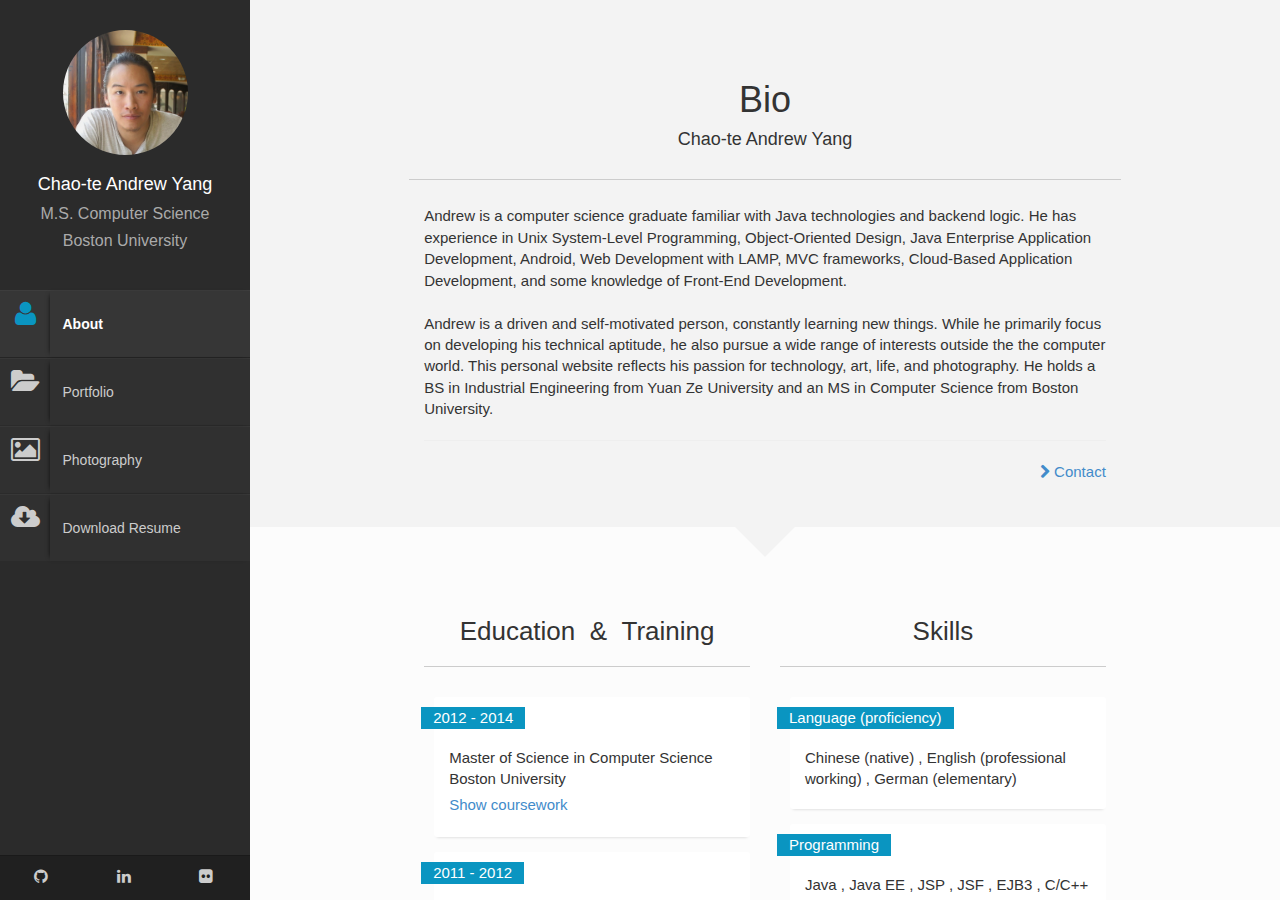
<file: index.html>
<!DOCTYPE html>
<html xmlns="http://www.w3.org/1999/xhtml" xmlns:fb="http://ogp.me/ns/fb#" lang="en">
    <head>
        <title>Andrew Yang | Personal Website</title>
        <meta http-equiv="Content-Type" content="text/html; charset=UTF-8">
        <meta name="author" content="Chao-te Andrew Yang">
        <meta name="viewport" content="width=device-width, initial-scale=1, maximum-scale=1">
        
        <meta name="description" content="Software developer personal website, software portfolio, resume, photography" />
        <meta name="keywords" content="developer, boston university, computer science, coding, programming, software engineer, project" />
        <meta property="og:image" content="" />

        <link rel="shortcut icon" href="img/favicon.ico">

        <!--CSS styles-->
        <link rel="stylesheet" href="css/bootstrap.css">
        <link rel="stylesheet" href="css/font-awesome.min.css">  
        <link rel="stylesheet" href="css/perfect-scrollbar-0.4.5.min.css">
        <link rel="stylesheet" href="css/magnific-popup.css">
        <link rel="stylesheet" href="css/style.css">
        <link id="theme-style" rel="stylesheet" href="css/styles/default.css">

        
        <!--/CSS styles-->
        <!--Javascript files-->
        <script type="text/javascript" src="js/jquery-1.10.2.js"></script>
        <script type="text/javascript" src="js/TweenMax.min.js"></script>
        <script type="text/javascript" src="js/jquery.touchSwipe.min.js"></script>
        <script type="text/javascript" src="js/jquery.carouFredSel-6.2.1-packed.js"></script>
        
        <script type="text/javascript" src="js/modernizr.custom.63321.js"></script>
        <script type="text/javascript" src="js/jquery.dropdownit.js"></script>

        <script type="text/javascript" src="js/jquery.stellar.min.js"></script>
        <script type="text/javascript" src="js/ScrollToPlugin.min.js"></script>

        <script type="text/javascript" src="js/bootstrap.min.js"></script>

        <script type="text/javascript" src="js/jquery.mixitup.min.js"></script>

        <script type="text/javascript" src="js/masonry.min.js"></script>

        <script type="text/javascript" src="js/perfect-scrollbar-0.4.5.with-mousewheel.min.js"></script>

        <script type="text/javascript" src="js/magnific-popup.js"></script>
        <script type="text/javascript" src="js/custom.js"></script>

        <!--/Javascript files-->

    </head>
    <body>

        <div id="wrapper">
            <a href="#sidebar" class="mobilemenu"><i class="icon-reorder"></i></a>

            <div id="sidebar">
                <div id="main-nav">
                    <div id="nav-container">
                        <div id="profile" class="clearfix">
                            <div class="portrate"></div>
                            <div class="title">
                                <h2 style="font-size:large">Chao-te Andrew Yang</h2>
                                <h3 style="font-size:medium">M.S. Computer Science</h3>
                                <h3 style="font-size:medium">Boston University</h3>
                            </div>
                            
                        </div>
                        <ul id="navigation">
                            <li class="currentmenu">
                              <a href="#">
                                <div class="icon icon-user"></div>
                                <div class="text">About</div>
                              </a>
                            </li>  
                            
                            <li>
                              <a href="portfolio.html">
                                <div class="icon icon-folder-open"></div>
                                <div class="text">Portfolio</div>
                              </a>
                            </li> 
                            <li>
                              <a href="gallery.html">
                                <div class="icon icon-picture"></div>
                                <div class="text">Photography</div>
                              </a>
                            </li>
                            <li>
                              <a href="resume.pdf">
                                  <div class="icon icon-cloud-download"></div>
                                  <div class="text">Download Resume</div>
                              </a>
                            </li>
                        </ul>
                    </div>        
                </div>
                <div class="social-icons">
                    <ul>
                        <li><a target="_blank" href="https://github.com/chaote"><i class="icon-github"></i></a></li>
                        <li><a href="http://www.linkedin.com/pub/chao-te-andrew-yang/6b/491/524"><i class="icon-linkedin"></i></a></li>
                        <li><a target="_blank" href="https://www.flickr.com/photos/andrewyct/"><i class="icon-flickr"></i></a></li>
                    </ul>
                </div>    
            </div>

            <div id="main">
            
                <div id="biography" class="page home" data-pos="home">
                    <div class="pageheader">
                        <div class="headercontent">
                            <div class="section-container">
                                <div class="row">
                                    <div class="col-md-10 col-md-offset-1 title text-center">
                                        <h1>Bio</h1>
                                        <h4>Chao-te Andrew Yang</h4>
                                    </div>
                                    <!-- <div class="col-md-2 col-md-offset-1">
                                        <div class="image"><img alt="image" src="img/personal/profile.jpg" class="text-wrap-left thumbnail img-responsive"></div>
                                    </div> -->
                                    <div class="col-md-10 col-md-offset-1 text-arial">
                                        Andrew is a computer science graduate familiar with Java technologies and backend logic. He has experience in Unix System-Level Programming, Object-Oriented Design, Java Enterprise Application Development, Android, Web Development with LAMP, MVC frameworks, Cloud-Based Application Development, and some knowledge of Front-End Development.

                                        </br></br>Andrew is a driven and self-motivated person, constantly learning new things. While he primarily focus on developing his technical aptitude, he also pursue a wide range of interests outside the the computer world. This personal website reflects his passion for technology, art, life, and photography. He holds a BS in Industrial Engineering from Yuan Ze University and an MS in Computer Science from Boston University.<hr>
                                        <a href="#contact" style="float:right"><i class="icon-chevron-right"></i>&nbsp;Contact</a>
                                    </div>
                                </div>
                            </div>
                        </div>
                    </div>

                    <div class="pagecontents">
                        <div class="section color-1">
                            <div class="section-container">
                                <div class="row">
                                    <!-- Education & Training -->
                                    <div class="col-md-5 col-md-offset-1">
                                        <div class="title text-center">
                                            <h3>Education&nbsp;&nbsp;&&nbsp;&nbsp;Training</h3>
                                        </div>
                                        <ul class="ul-card">
                                            <li>
                                                <div class="dy">
                                                    <span class="year">2012 - 2014</span>
                                                </div>
                                                <div class="description">
                                                    <p>Master of Science in Computer Science</br>Boston University</p>
                                                    <div class="coursework">
                                                        <p id="clist-1" class="course-list where">
                                                            Software Engineering</br>
                                                            Analysis of Algorithm</br>
                                                            System Programming</br>
                                                            Operating System</br>
                                                            Cloud Computing</br>
                                                            Computer Language Theory</br>
                                                            Oracle Databse Management</br>
                                                            Advanced Java Programming</br>
                                                            Mobile Application Development</br>
                                                            Enterprise Application Development
                                                        </p>
                                                    </div>
                                                    <a id="clink-1" class="coursework-link" href="#">Show coursework</a>
                                                </div>
                                            </li>
                                            <li>
                                                <div class="dy">
                                                    <span class="year">2011 - 2012</span>
                                                </div>
                                                <div class="description">
                                                    <p>Certificate of Course Completion</br>National Taiwan University</p>
                                                    <div class="coursework">
                                                        <p id="clist-2" class="course-list where">
                                                            Android Development</br>JavaScript and Front-End Engineering</br>Advanced C++ Programming and Data Structure
                                                        </p>
                                                    </div>
                                                    <a id="clink-2" class="coursework-link" href="#">Show coursework</a>
                                                </div></br>
                                                <div class="description">
                                                    <p>Certificate of Course Completion</br>Institute for Information Industry</p>
                                                    <div class="coursework">
                                                        <p id="clist-3" class="course-list where">
                                                            Java Web Component Development</br>JDBC Application Deisgn and Implementation</br>Microsoft Kinect and Unity3D Programming
                                                        </p>
                                                    </div>
                                                    <a id="clink-3" class="coursework-link" href="#">Show coursework</a>
                                                </div>
                                            </li>      
                                            <li>
                                                <div class="dy">
                                                    <span class="year">2009</span>
                                                </div>
                                                <div class="description">
                                                    <p>Bachelor of Science in Industrial Engineering and Management</br>Yuan Ze University</p>
                                                    <div class="coursework">
                                                        <p id="clist-4" class="course-list where">
                                                            Engineering Statistics</br>Engineering Economics</br>Linear Algebra</br>Fuzzy Sets and Application</br>Operation Research</br>Production Planning</br>Project Management</br>Procurement Management</br>Total Quality Management</br>Marketing
                                                        </p>
                                                    </div>
                                                    <a id="clink-4" class="coursework-link" href="#">Show coursework</a>
                                                </div>
                                            </li>
                                            
                                        </ul>
                                    </div>
                                    <!-- End of Education & Training -->
                                    <!-- Technical Skills -->
                                    <div class="col-md-5 col-md-offset-0">
                                        <div class="title text-center">
                                            <h3>Skills</h3>
                                        </div>
                                            <ul class="ul-card">
                                                <li>
                                                    <div class="dy">
                                                        <span class="year">Language (proficiency)</span>
                                                    </div>
                                                    <div class="description">
                                                        <p>Chinese (native) , English (professional working) , German (elementary)</p>
                                                    </div>
                                                </li>
                                                <li>
                                                    <div class="dy">
                                                        <span class="year">Programming</span>
                                                    </div>
                                                    <div class="description">
                                                        <p>
                                                            Java , Java EE , JSP , JSF , EJB3 , C/C++ , JavaScript , Android , jQuery , PHP
                                                        </p>
                                                    </div>
                                                </li>
                                                <li>
                                                    <div class="dy">
                                                        <span class="year">Database</span>
                                                    </div>
                                                    <div class="description">
                                                        <p>
                                                            MySQL , PostgreSQL , JDBC , Oracle PL/SQL , Oracle DataBase 11g
                                                        </p>
                                                    </div>
                                                </li>
                                                <li>
                                                    <div class="dy">
                                                        <span class="year">Cloud Computing</span>
                                                    </div>
                                                    <div class="description">
                                                        <p class="waht">Hadoop , Mahout , MapReduce , AWS EC2/S3</p>
                                                    </div>
                                                </li>
                                                <li>
                                                    <div class="dy">
                                                        <span class="year">Other Knowledge</span>
                                                    </div>
                                                    <div class="description">
                                                        <p>Unix , Git , JUnit , Selenium WebDriver , Agile development , 3ds Max , 3D Modeling/Rendering , GUI Scripting , Shell Scripting , AngularJS</p>
                                                    </div>
                                                </li>
                                            </ul>
                                        </div>  
                                        <!-- End of Technical Skills -->
                                    </div>    
                                </div>      
                            </div>

                        <!-- Software Portfolio -->
                        <div class="section color-2">
                            <div class="section-container">
                                <div class="row">
                                    <div class="col-md-10 col-md-offset-1">
                                        <div class="title text-center">
                                            <h3>Software Projects</h3>
                                            <h5>Click on the timeline to see description</h5>
                                        </div>
                                        <ul class="timeline">
                                            <li class="open">
                                                <div class="date">2014</div>
                                                <div class="circle"></div>
                                                <div class="data">
                                                    <div class="subject">
                                                        BaybioManager
                                                        </br>
                                                        <p class="project-description">
                                                            E-commerce back-end application
                                                        </p>
                                                    </div>
                                                    <div class="text row">
                                                        <div class="col-md-12">
                                                            <p>                                                                
                                                                A desktop application designed for Parisgoshop.com. The application provides system admin the ability to manage transaction records and monitor inventory status on the company's remote server. It also provide a simplfied workflow for the admin's daily operation, reducing the time required to manually insert transaction data into the local ERP system.
                                                                </br></br>(For full description please visit the Portfolio section)
                                                            </p>
                                                        </div>
                                                        </br>
                                                        
                                                    </div>
                                                </div>
                                            </li> 
                                            <li>
                                                <div class="date">2013</div>
                                                <div class="circle"></div>
                                                <div class="data">
                                                    <div class="subject">
                                                        MySurvey
                                                        </br>
                                                        <p class="project-description">
                                                            PHP web application for online surveys
                                                        </p>
                                                    </div>
                                                    <div class="text row">
                                                        <div class="col-md-12">
                                                            <p>
                                                                A web application that will provide user the ability to create, take and analyze online surveys. Designed for data analysts from corporations and education sector, or users that are collecting data from a specific group of survey-takers. The application will also provide pre-fabricated tools to speed up survey creation and publication.
                                                                </br></br>(For full description please visit the Portfolio section)
                                                            </p>
                                                        </div>
                                                        </br>
                                                        
                                                    </div>
                                                </div>
                                            </li>
                                            <li>
                                                <div class="circle"></div>
                                                <div class="data">
                                                    <div class="subject">
                                                        MapReduce Focus Area Detector</br>
                                                        <p class="project-description">
                                                            Cloud-based application for image processing
                                                        </p>
                                                    </div>
                                                    <div class="text row">
                                                        <div class="col-md-12">
                                                            <p>
                                                                A cloud-based program capable of distinguishing the difference between a sharp line and a blurred line, the program can detect and highlight in-focus areas of the input images. Built with the Hadoop MapReduce framework, it can be easily configured and deployed to a computer cluster or the cloud.
                                                                </br></br>(For full description please visit the Portfolio section)
                                                            </p>
                                                        </div>
                                                        </br>
                                                        
                                                    </div>
                                                </div>
                                            </li>
                                            <li>
                                                <div class="circle"></div>
                                                <div class="data">
                                                    <div class="subject">
                                                        Wretch Downloader</br>
                                                        <p class="project-description">
                                                            Java online photo album downloader
                                                        </p>
                                                    </div>
                                                    <div class="text row">
                                                        <div class="col-md-12">
                                                            <p>
                                                                Online photo album downloader for <a target="_blank" href="http://en.wikipedia.org/wiki/Wretch_(website)">www.wretch.cc</a> (a website owned by Yahoo since 2007, but it has been closed since December 2013). The program allows user to automatically download open albums (publicly visible) of a specific account. It can be configured to manual or auto mode using different input parameters.
                                                                </br></br>(For full description please visit the Portfolio section)
                                                            </p>
                                                        </div>
                                                        </br>
                                                        
                                                    </div>
                                                </div>
                                            </li>
                                            <li>
                                                <div class="date">2012</div>
                                                <div class="circle"></div>
                                                <div class="data">
                                                    <div class="subject">
                                                        Interactive CPU Scheduling Simulator
                                                        </br>
                                                        <p class="project-description">
                                                            JavaScript web application
                                                        </p>
                                                    </div>
                                                    <div class="text row">
                                                        <div class="col-md-12">
                                                            <p>                                                                
                                                                Academic project, originally designed and created by Jan Horjus and Matthew Powers-Freeling at BU. The application simulates the CPU scheduling mechanism in modern operating systems, it can be used as a tool to analyze new algorithms or to help user better understand popular ones such as FIFO, SJF, Priority Scheduling, and Round-Robin. 
                                                                </br></br>(For full description please visit the Portfolio section)
                                                            </p>
                                                        </div>
                                                        </br>
                                                        
                                                    </div>
                                                </div>
                                            </li>
                                        </ul>
                                    </div>
                                </div>
                            </div>
                        </div>
                        <!-- End of Software Portfolio -->

                        <!-- Experience  &  Other Activities -->
                        <div class="section color-1">
                            <div class="section-container">
                                <div class="row">
                                    <div class="col-md-10 col-md-offset-1">
                                        <div class="title text-center">
                                            <h3>Experience&nbsp;&nbsp;&&nbsp;&nbsp;Other Activities</h3>
                                            <h5>Click on the timeline to see description</h5>
                                        </div>
                                        <ul class="timeline">
                                            <li class="">
                                                <div class="date">2013</div>
                                                <div class="circle"></div>
                                                <div class="data">
                                                    <div class="subject">BUTSA Webmaster & Officer</br>
                                                        <p class="project-description">
                                                            Boston University Taiwanese Student Association
                                                        </p>
                                                    </div>
                                                    <div class="text row">
                                                        <div class="col-md-12">
                                                            <p>
                                                                The Boston University Taiwanese Student Association (BUTSA) is a graduate student association dedicated to serve and unite students from Taiwan as well as provide help and assistance beyond those joined the community.&nbsp;Beginning April 2013, I became one of the decision making officers and served as a web master for a one-year term, constantly providing the association with technical support.&nbsp; My duty in BUTSA involves maintaining the association's website, refactoring existing backend codes, and supporting the student events.</br></br>Facebook : <a target="_blank" href="https://www.facebook.com/groups/butsa/">Click here</a></br>Old backup site (maintained by me) : <a target="_blank" href="http://butsa-site2.s3-website-ap-northeast-1.amazonaws.com">Click here</a></br>New website (by 2014-2015 officers) : <a target="_blank" href="http://www.butsa.co">Click here</a>
                                                            </p>
                                                        </div>
                                                        </br>
                                                    </div>
                                                </div>
                                            </li>  
                                            <li>
                                                <div class="date">2009</div>
                                                <div class="circle"></div>
                                                <div class="data">
                                                    <div class="subject">Military Service</br>
                                                        <p class="project-description">
                                                            Army Infantry,&nbsp;&nbsp;Northern Region Reserve Training Center
                                                        </p>
                                                    </div>
                                                    <div class="text row">
                                                        <div class="col-md-12">
                                                            <p>
                                                                One year compulsory service in the army, consisting of one month of rigorous boot camp and eleven months of service with military occupational specialty training. Eight months on less than 5 hours of sleep a night and working continuously in a high-pressure environment has become one of the most valuable experience in my life.
                                                            </p>
                                                        </div>
                                                        </br>
                                                    </div>
                                                </div>
                                            </li>
                                            <li>
                                                <div class="circle"></div>
                                                <div class="data">
                                                    <div class="subject">
                                                        Volunteer,&nbsp;&nbsp;Performer</br>
                                                        <p class="project-description">
                                                            Performace Workshop
                                                        </p>
                                                    </div>
                                                    <div class="text row">
                                                        <div class="col-md-12">
                                                            <p>
                                                                </br><b>Volunteer :</b></br>Supported information querying, ticketing, on-site services at the theatre. Assisted in promoting of the stage play "<a target="_blank" href="http://www.pwshop.com/portfolio-cht/zht-theater/%E5%AF%B6%E5%B3%B6%E4%B8%80%E6%9D%91%EF%BC%882008%EF%BC%89/"><i>The Village</i> (寶島一村)</a>" and the movie "<a target="_blank" href="https://tw.movies.yahoo.com/movieinfo_main.html/id=2923"><i>Finding Shangri-La</i> (這兒是香格里拉)</a>".</br><hr><b>Performer :</b></br>"<a target="_blank" href="http://www.pwshop.com/show-cht/just-play-it-2/"><i>Just Play It!</i>&nbsp; (彈琴說愛)</a>" is an experimental concert based on a true story about an enthusiastic American pianist and a blind piano genius, directed by <a target="_blank" href="http://www.pwshop.com/en/about_us/ismene-ting/">Ismene Ting</a>.</br></br>I performed on stage as chorus in the first performance at Tainan, 2009.&nbsp;&nbsp;Soon after, I was enlisted to serve compulsory military service in the army.&nbsp;&nbsp;As of now <i>Just Play It</i> has toured lots of major cities in  Taiwan and China, and has reached more than 100 performances.
                                                            </p>
                                                        </div>
                                                        </br>
                                                    </div>
                                                </div>
                                            </li>
                                            <li>
                                                <div class="date">2008</div>
                                                <div class="circle"></div>
                                                <div class="data">
                                                    <div class="subject">Architectural Renderings Intern</br>
                                                        <p class="project-description">
                                                            Internship
                                                        </p>
                                                    </div>
                                                    <div class="text row">
                                                        <div class="col-md-12">
                                                            <p>
                                                                Worked part-time with designers and participated in creating architectural renderings or 3D animation for construction project.
                                                            </p>
                                                        </div>
                                                    </div>
                                                </div>
                                            </li>
                                            <li>
                                                <div class="date">2007</div>
                                                <div class="circle"></div>
                                                <div class="data">
                                                    <div class="subject">
                                                        Construction Project Management with 3D Simulation and Visualized Data</br>
                                                        <p class="project-description">
                                                            Senior Graduation Project,&nbsp;&nbsp;Yuan Ze University
                                                        </p>
                                                    </div>
                                                    <div class="text row">
                                                        <div class="col-md-12">
                                                            <p>
                                                                I was the team leader of a two-semester long senior student graduation project aimed at improving the workflow to identify potential risks at early stage with 3D modeling/simulation using 3dsMax, particularly for large scale construction project, specially designed budiling, or complex internal structure/pipeline.
                                                            </p>
                                                        </div>
                                                        </br>
                                                    </div>
                                                </div>
                                            </li>
                                            <li>
                                                <div class="date">2006</div>
                                                <div class="circle"></div>
                                                <div class="data">
                                                    <div class="subject">Blue Moon Valley (Shika Snow Mountain) Adventure </br>
                                                        <p class="project-description">
                                                            Mountain Climbing Team
                                                        </p>
                                                    </div>
                                                    <div class="text row">
                                                        <div class="col-md-12">
                                                            <p>
                                                                I was a member of this mountain climbing team formed by local Tibetan and Taiwanese amateur climbers. Successfully reached the summit after five days of severe headaches.</br></br>Wiki: Shika snow mountain, 4449M, located in <a target="_blank" href="http://en.wikivoyage.org/wiki/Shangrila">Shangrila</a>, China.&nbsp;<a target="_blank" href="https://www.google.com/maps/place/Shika/@27.7938988,99.590175,16008m/data=!3m2!1e3!4b1!4m2!3m1!1s0x3721bcd89a5ac0a7:0x4bcd206a63453d39"> See map</a>
                                                            </p>
                                                        </div>
                                                    </div>
                                                </div>
                                            </li>
                                        </ul>
                                    </div>
                                </div>
                            </div>
                        </div>
                        <!-- End of Experience  &  Other Activities -->

                        <!-- Contact -->
                        <div class="section color-2">
                            <div class="section-container">
                                <div class="row">
                                    <div class="col-md-10 col-md-offset-1">
                                        <!-- <div id="contact" class=" text-center">
                                            
                                        </div> -->
                                        <div id="contact" class="text-arial text-center">
                                            <h1>Contact</h1></br>
                                            <ul class="list-unstyled">
                                                <li class="contact-item">
                                                    <i class="icon-envelope"></i>&nbsp;&nbsp;Work:&nbsp;&nbsp;<a href="mainto:andrewy.dev@gmail.com">andrewy.dev@gmail.com</a>
                                                </li>
                                                <li class="contact-item">
                                                    <i class="icon-envelope"></i>&nbsp;&nbsp;Personal:&nbsp;&nbsp;<a href="mainto:moses30623@gmail.com">moses30623@gmail.com</a>
                                                </li>
                                                <li class="contact-item">
                                                    <i class="icon-linkedin"></i>&nbsp;&nbsp;<a href="http://tw.linkedin.com/in/andrewyct" target="_blank">View my profile on LinkedIn</a>
                                                </li>
                                            </ul>
                                        </div>
                                    </div>
                                </div>
                            </div>
                        </div>
                        <!-- End of Contact -->
                    </div>
                </div>
            </div>
        </div>
    </body>
</html>
</file>
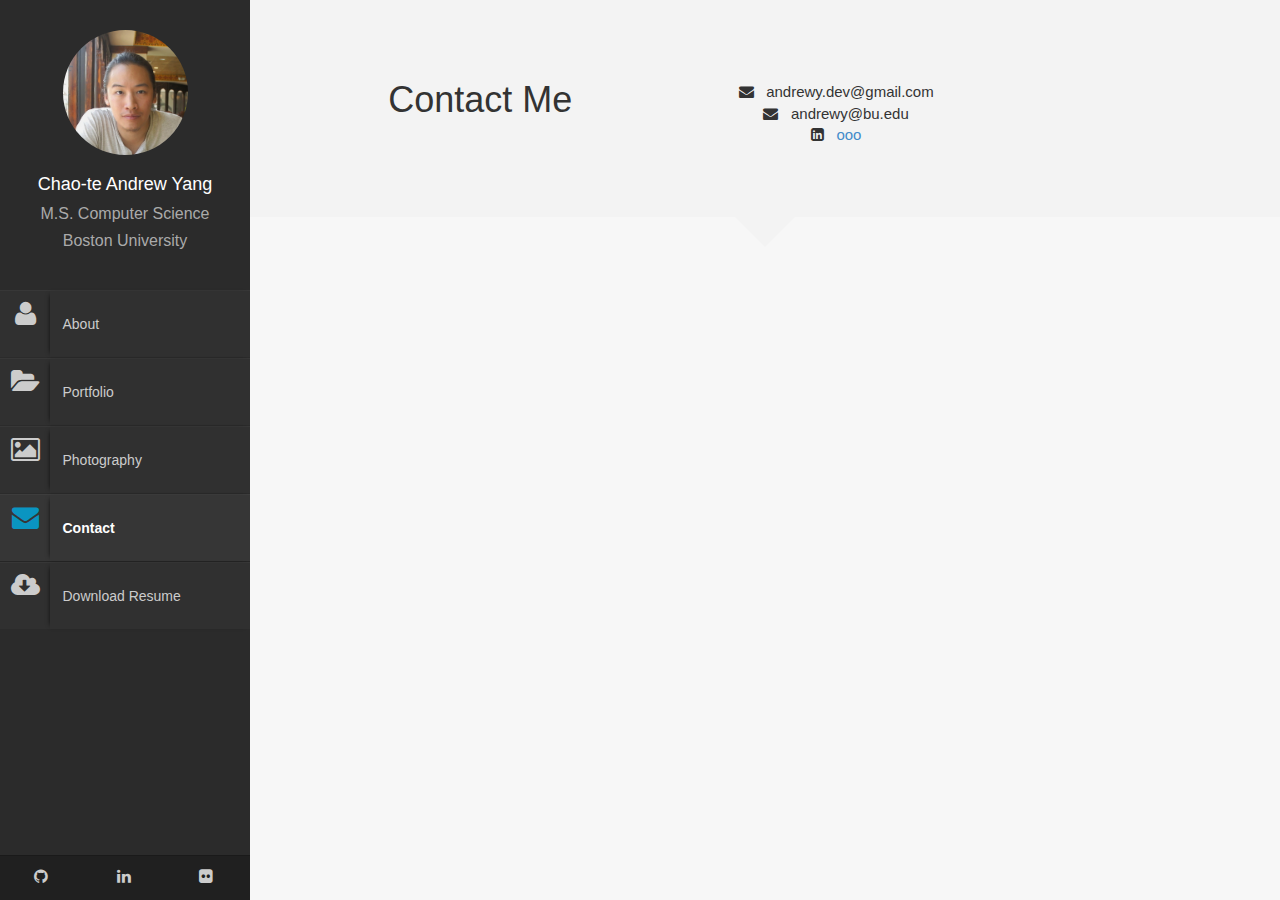
<file: contact.html>
<!DOCTYPE html>
<html lang="en">
    <head>
        <title>Andrew Yang | Personal Website</title>
        <meta http-equiv="Content-Type" content="text/html; charset=UTF-8">
        <meta name="author" content="Chao-te Andrew Yang">
        <meta name="viewport" content="width=device-width, initial-scale=1, maximum-scale=1">
        
        <meta name="description" content="Software developer personal website, software portfolio, resume, photography" />
        <meta name="keywords" content="developer, boston university, computer science, coding, programming, software engineer, project" />

        <link rel="shortcut icon" href="img/favicon.ico">

        <!--CSS styles-->
        <link rel="stylesheet" href="css/bootstrap.css">
        <link rel="stylesheet" href="css/font-awesome.min.css">  
        <link rel="stylesheet" href="css/perfect-scrollbar-0.4.5.min.css">
        <link rel="stylesheet" href="css/magnific-popup.css">
        <link rel="stylesheet" href="css/style.css">
        <link id="theme-style" rel="stylesheet" href="css/styles/default.css">

        
        <!--/CSS styles-->
        <!--Javascript files-->
        <script type="text/javascript" src="js/jquery-1.10.2.js"></script>
        <script type="text/javascript" src="js/TweenMax.min.js"></script>
        <script type="text/javascript" src="js/jquery.touchSwipe.min.js"></script>
        <script type="text/javascript" src="js/jquery.carouFredSel-6.2.1-packed.js"></script>
        
        <script type="text/javascript" src="js/modernizr.custom.63321.js"></script>
        <script type="text/javascript" src="js/jquery.dropdownit.js"></script>

        <script type="text/javascript" src="js/jquery.stellar.min.js"></script>
        <script type="text/javascript" src="js/ScrollToPlugin.min.js"></script>

        <script type="text/javascript" src="js/bootstrap.min.js"></script>

        <script type="text/javascript" src="js/jquery.mixitup.min.js"></script>

        <script type="text/javascript" src="js/masonry.min.js"></script>

        <script type="text/javascript" src="js/perfect-scrollbar-0.4.5.with-mousewheel.min.js"></script>

        <script type="text/javascript" src="js/magnific-popup.js"></script>
        <script type="text/javascript" src="js/custom.js"></script>

        <!--/Javascript files-->

    </head>
    <body>

        <div id="wrapper">
            <a href="#sidebar" class="mobilemenu"><i class="icon-reorder"></i></a>

            <div id="sidebar">
                <div id="main-nav">
                    <div id="nav-container">
                        <div id="profile" class="clearfix">
                            <div class="portrate hidden-xs"></div>
                            <div class="title">
                                <h2 style="font-size:large">Chao-te Andrew Yang</h2>
                                <h3 style="font-size:medium">M.S. Computer Science</h3>
                                <h3 style="font-size:medium">Boston University</h3>
                            </div>
                            
                        </div>
                        <ul id="navigation">
                            <li>
                              <a href="index.html">
                                <div class="icon icon-user"></div>
                                <div class="text">About</div>
                              </a>
                            </li>  
                            
                            <li>
                              <a href="portfolio.html">
                                <div class="icon icon-folder-open"></div>
                                <div class="text">Portfolio</div>
                              </a>
                            </li> 
                            <li>
                              <a href="gallery.html">
                                <div class="icon icon-picture"></div>
                                <div class="text">Photography</div>
                              </a>
                            </li>

                            <li class="currentmenu">
                              <a href="#">
                                  <div class="icon icon-envelope"></div>
                                  <div class="text">Contact</div>
                              </a>
                            </li>

                            <li>
                              <a href="resume.pdf">
                                  <div class="icon icon-cloud-download"></div>
                                  <div class="text">Download Resume</div>
                              </a>
                            </li>
                        </ul>
                    </div>        
                </div>
                <div class="social-icons">
                    <ul>
                        <li><a target="_blank" href="https://github.com/chaote"><i class="icon-github"></i></a></li>
                        <li><a href="#"><i class="icon-linkedin"></i></a></li>
                        <li><a target="_blank" href="https://www.flickr.com/photos/andrewyct/"><i class="icon-flickr"></i></a></li>
                    </ul>
                </div>    
            </div>

            <div id="main">
                <div id="contact" class="page stellar">
                    <div class="pageheader">
                        <div class="headercontent">
                            <div class="section-container">
                                <div class="row text-arial">
                                    <div class="col-md-4 col-md-offset-0 text-center">
                                        <h1>Contact Me</h1></br></br>
                                    </div>
                                    <div class="col-md-6 col-md-offset-0 text-center"></br>
                                        <ul class="list-unstyled">
                                            <li>
                                                <strong><i class="icon-envelope"></i>&nbsp;&nbsp;</strong>
                                                <span>andrewy.dev@gmail.com</span>
                                            </li>
                                            <li>
                                                <strong><i class="icon-envelope"></i>&nbsp;&nbsp;</strong>
                                                <span>andrewy@bu.edu</span>
                                            </li>
                                            <li>
                                                <strong><i class="icon-linkedin-sign"></i>&nbsp;&nbsp;</strong>
                                                <span><a href="#">ooo</a></span>
                                            </li>
                                        </ul>
                                    </div>
                                </div>
                            </div>
                        </div>
                    </div>
                </div>
            </div>
        </div>
    </body>
</html>
</file>
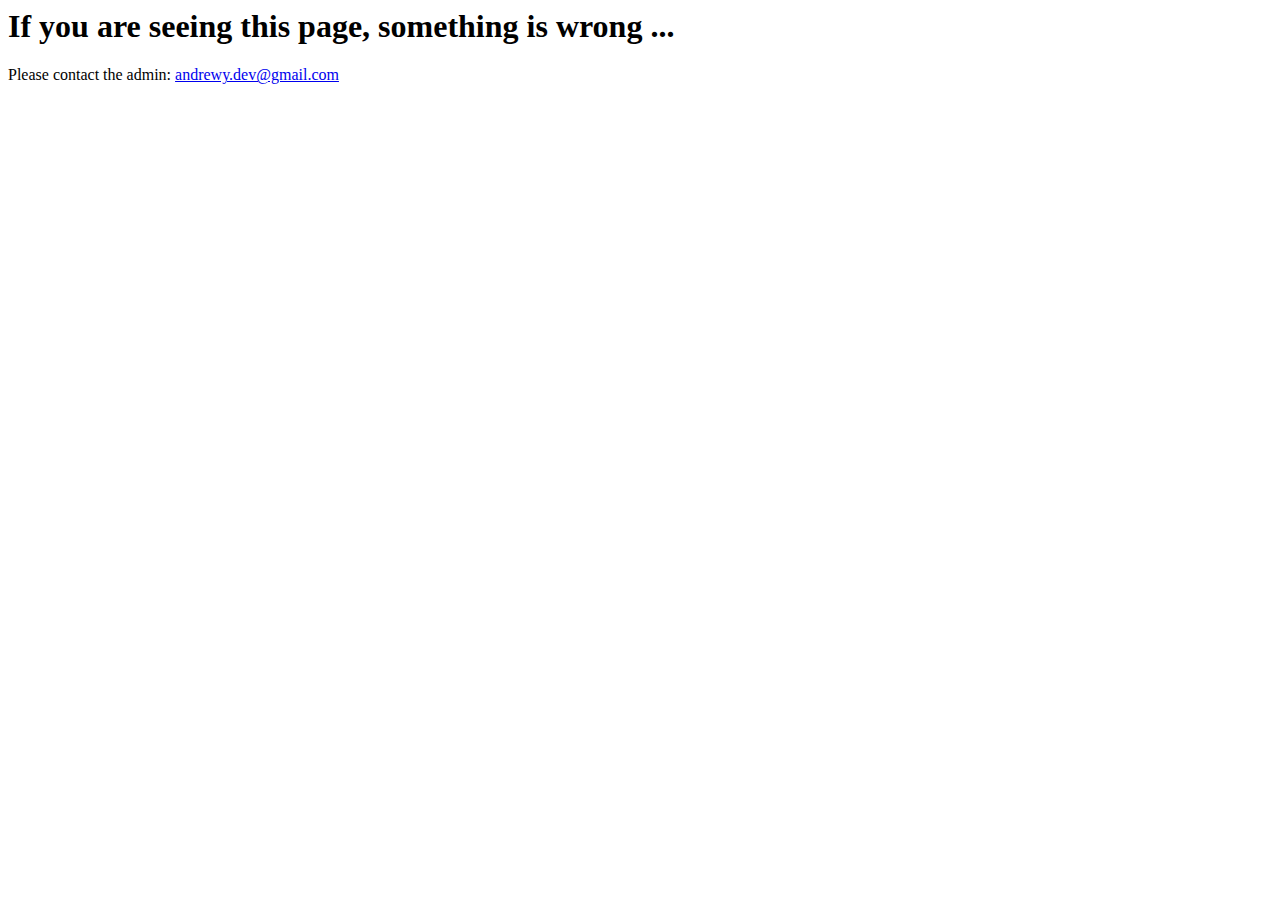
<file: error_index.html>
<html>
<head>
	<title>Oops ...</title>
</head>
<body>
	<h1>If you are seeing this page, something is wrong ...</h1>
	<span>Please contact the admin: </span><a target="_top" href="mailto:andrewy.dev@gmail.com?Subject=Website%20down">andrewy.dev@gmail.com</a>
</body>
</html>
</file>
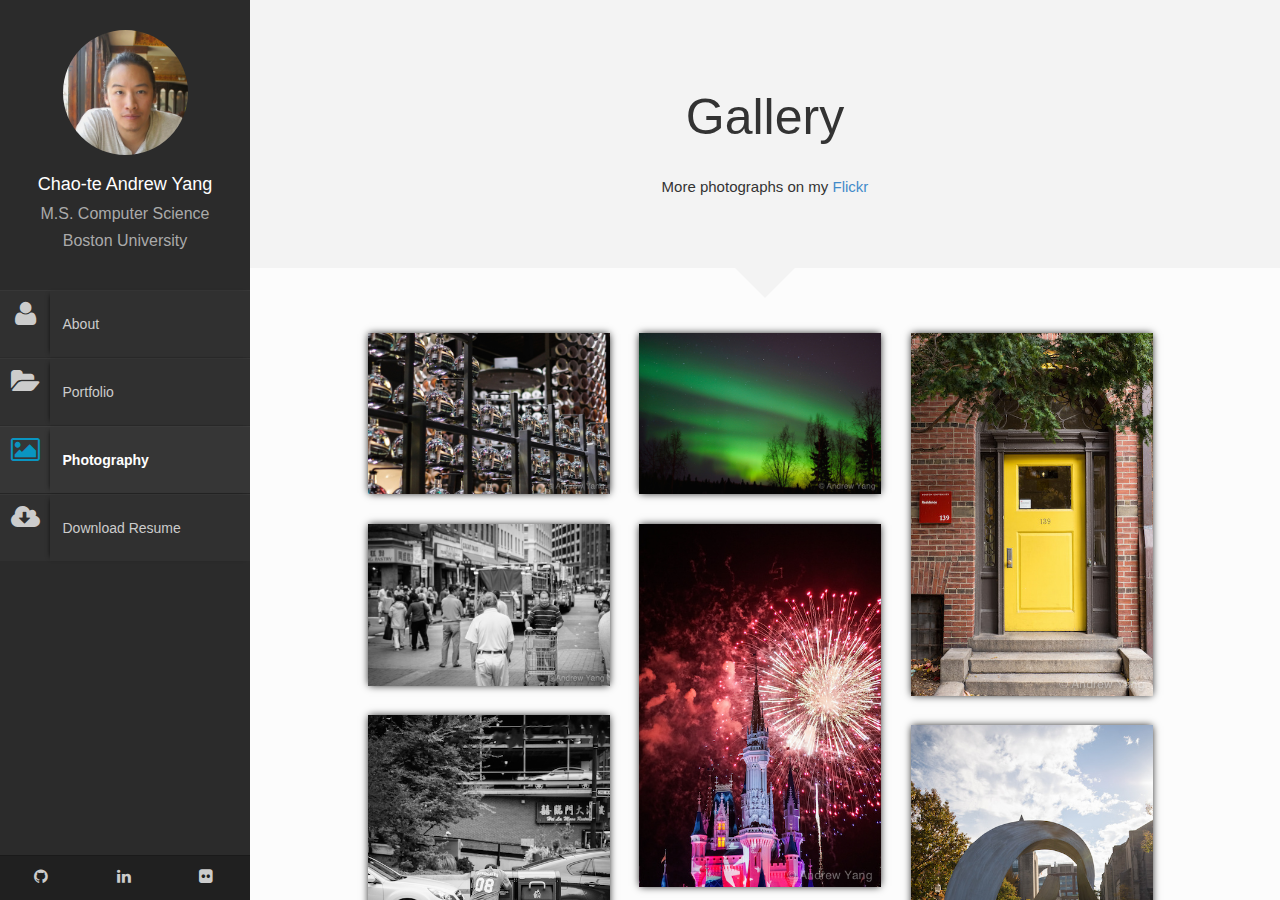
<file: gallery.html>
<!DOCTYPE html>
<html xmlns="http://www.w3.org/1999/xhtml" xmlns:fb="http://ogp.me/ns/fb#" lang="en">
    <head>
        <title>Andrew Yang | Personal Website</title>
        <meta http-equiv="Content-Type" content="text/html; charset=UTF-8">
        <meta name="author" content="Chao-te Andrew Yang">
        <meta name="viewport" content="width=device-width, initial-scale=1, maximum-scale=1">
        
        <meta name="description" content="Software developer personal website, software portfolio, resume, photography" />
        <meta name="keywords" content="developer, boston university, computer science, coding, programming, software engineer, project" />
        <meta property="og:image" content="" />

        <link rel="shortcut icon" href="img/favicon.ico">

        <!--CSS styles-->
        <link rel="stylesheet" href="css/bootstrap.css">
        <link rel="stylesheet" href="css/font-awesome.min.css">  
        <link rel="stylesheet" href="css/perfect-scrollbar-0.4.5.min.css">
        <link rel="stylesheet" href="css/magnific-popup.css">
        <link rel="stylesheet" href="css/style.css">
        <link id="theme-style" rel="stylesheet" href="css/styles/default.css">

        
        <!--/CSS styles-->
        <!--Javascript files-->
        <script type="text/javascript" src="js/jquery-1.10.2.js"></script>
        <script type="text/javascript" src="js/TweenMax.min.js"></script>
        <script type="text/javascript" src="js/jquery.touchSwipe.min.js"></script>
        <script type="text/javascript" src="js/jquery.carouFredSel-6.2.1-packed.js"></script>
        
        <script type="text/javascript" src="js/modernizr.custom.63321.js"></script>
        <script type="text/javascript" src="js/jquery.dropdownit.js"></script>

        <script type="text/javascript" src="js/jquery.stellar.min.js"></script>
        <script type="text/javascript" src="js/ScrollToPlugin.min.js"></script>

        <script type="text/javascript" src="js/bootstrap.min.js"></script>

        <script type="text/javascript" src="js/jquery.mixitup.min.js"></script>

        <script type="text/javascript" src="js/masonry.min.js"></script>

        <script type="text/javascript" src="js/perfect-scrollbar-0.4.5.with-mousewheel.min.js"></script>

        <script type="text/javascript" src="js/magnific-popup.js"></script>
        <script type="text/javascript" src="js/custom.js"></script>

        <!--/Javascript files-->

    </head>
    <body>

        <div id="wrapper">
            <a href="#sidebar" class="mobilemenu"><i class="icon-reorder"></i></a>

            <div id="sidebar">
                <div id="main-nav">
                    <div id="nav-container">
                        <div id="profile" class="clearfix">
                            <div class="portrate"></div>
                            <div class="title">
                                <h2 style="font-size:large">Chao-te Andrew Yang</h2>
                                <h3 style="font-size:medium">M.S. Computer Science</h3>
                                <h3 style="font-size:medium">Boston University</h3>
                            </div>
                            
                        </div>
                        <ul id="navigation">
                            <li>
                              <a href="index.html">
                                <div class="icon icon-user"></div>
                                <div class="text">About</div>
                              </a>
                            </li>  
                            
                            <li>
                              <a href="portfolio.html">
                                <div class="icon icon-folder-open"></div>
                                <div class="text">Portfolio</div>
                              </a>
                            </li> 
                            <li class="currentmenu">
                              <a href="#">
                                <div class="icon icon-picture"></div>
                                <div class="text">Photography</div>
                              </a>
                            </li>

                            <li>
                              <a href="resume.pdf">
                                  <div class="icon icon-cloud-download"></div>
                                  <div class="text">Download Resume</div>
                              </a>
                            </li>
                        </ul>
                    </div>        
                </div>
                <div class="social-icons">
                    <ul>
                        <li><a target="_blank" href="https://github.com/chaote"><i class="icon-github"></i></a></li>
                        <li><a href="http://www.linkedin.com/pub/chao-te-andrew-yang/6b/491/524"><i class="icon-linkedin"></i></a></li>
                        <li><a target="_blank" href="https://www.flickr.com/photos/andrewyct/"><i class="icon-flickr"></i></a></li>
                    </ul>
                </div>    
            </div>

            <div id="main">
            
                <div id="gallery" class="page">
                    <div class="pagecontents">
                        
                        <div class="section pageheader" id="gallery-header">
                            <div class="section-container">
                                <div class="row text-arial">
                                    <div id="top" class="col-md-10 col-md-offset-1 text-center">
                                        <h2>Gallery</h2></br>
                                        More photographs on my <a target="_blank" href="https://www.flickr.com/photos/andrewyct/">Flickr</a>
                                    </div>
                                </div>
                            </div>
                        </div>

                        <div class="section color-1" id="gallery-large">
                            <div class="section-container">
                                
                                <ul id="grid" class="grid">
                                    <li>
                                        <div>
                                            <a href="img/gallery/photo-8.jpg" class="popup-with-move-anim" title="Visiting Corning Museum of Glass, Corning, NY">
                                                <img alt="image" src="img/gallery/photo-8-thumbnail.jpg">
                                                <div class="over">
                                                    <div class="comein">
                                                        <p>Museum of Glass</p>
                                                        <div class="comein-bg"></div>
                                                    </div>
                                                </div>
                                            </a>
                                        </div>
                                    </li>
                                    <li>
                                        <div>
                                            <a href="img/gallery/photo-2.jpg" class="popup-with-move-anim" title="The northern lights at Large Animal Research Station (LARS), Fairbanks, Alaska">
                                                <img alt="image" src="img/gallery/photo-2-thumbnail.jpg">
                                                <div class="over">
                                                    <div class="comein">
                                                        <p>Seeking the Northern Lights</p>
                                                        <div class="comein-bg"></div>
                                                    </div>
                                                </div>
                                            </a>
                                        </div>
                                    </li>
                                    <li>
                                        <div>
                                            <a href="img/gallery/photo-5.jpg" class="popup-with-move-anim" title="Bay State Rd, Boston University">
                                                <img alt="image" src="img/gallery/photo-5-thumbnail.jpg">
                                                <div class="over">
                                                    <div class="comein">
                                                        </br><p>Bay State Rd, Boston University</p>
                                                        <div class="comein-bg"></div>
                                                    </div>
                                                </div>
                                            </a>
                                        </div>
                                    </li>
                                    <li>
                                        <div>
                                            <a href="img/gallery/photo-7.jpg" class="popup-with-move-anim" title="Old man and his Chinatown, Boston, MA">
                                                <img alt="image" src="img/gallery/photo-7-thumbnail.jpg">
                                                <div class="over">
                                                    <div class="comein">
                                                        <p>Old Man and His Chinatown</p>
                                                        <div class="comein-bg"></div>
                                                    </div>
                                                </div>
                                            </a>
                                        </div>
                                    </li>
                                    <li>
                                        <div>
                                            <a href="img/gallery/photo-3.jpg" class="popup-with-move-anim" title="Disney celebrating the Independence Day of 2013, Orlando, FL">
                                                <img alt="image" src="img/gallery/photo-3-thumbnail.jpg">
                                                <div class="over">
                                                    <div class="comein">
                                                        </br><p>Disney Celebrating the Independence Day</p>
                                                        <div class="comein-bg"></div>
                                                    </div>
                                                </div>
                                            </a>
                                        </div>
                                    </li>
                                    <li>
                                        <div>
                                            <a href="img/gallery/photo-6.jpg" class="popup-with-move-anim">
                                                <img alt="image" src="img/gallery/photo-6-thumbnail.jpg">
                                                <div class="over">
                                                    <!-- <div class="comein">
                                                        </br><p></p>
                                                        <div class="comein-bg"></div>
                                                    </div> -->
                                                </div>
                                            </a>
                                        </div>
                                    </li>
                                    <li>
                                        <div>
                                            <a href="img/gallery/photo-1.jpg" class="popup-with-move-anim" title="A sunny afternoon at BU Central">
                                                <img alt="image" src="img/gallery/photo-1-thumbnail.jpg">
                                                <div class="over">
                                                    <div class="comein">
                                                        </br><p>BU Central, Boston University</p>
                                                        <div class="comein-bg"></div>
                                                    </div>
                                                </div>
                                            </a>
                                        </div>
                                    </li>
                                    <li>
                                        <div>
                                            <a href="img/gallery/photo-4.jpg" class="popup-with-move-anim" title="A place near the sacred peak Kawagarbo (Tibetan: ཁ་བ་དཀར་པོ།), Shangrila, Yunnan province, China">
                                                <img alt="image" src="img/gallery/photo-4-thumbnail.jpg">
                                                <div class="over">
                                                    <div class="comein">
                                                        <p>A Place Near the Sacred Peak</p>
                                                        <div class="comein-bg"></div>
                                                    </div>
                                                </div>
                                            </a>
                                        </div>
                                    </li>
                                    <li>
                                        <div>
                                            <a href="img/gallery/photo-9.jpg" class="popup-with-move-anim">
                                                <img alt="image" src="img/gallery/photo-9-thumbnail.jpg">
                                                <div class="over">
                                                    <!-- <div class="comein">
                                                        <p></p>
                                                        <div class="comein-bg"></div>
                                                    </div> -->
                                                </div>
                                            </a>
                                        </div>
                                    </li>
                                    <li>
                                        <div>
                                            <a href="img/gallery/photo-10.jpg" class="popup-with-move-anim" title="The world through the lens">
                                                <img alt="image" src="img/gallery/photo-10-thumbnail.jpg">
                                                <div class="over">
                                                    <div class="comein">
                                                        <p>The World Through the Lens</p>
                                                        <div class="comein-bg"></div>
                                                    </div>
                                                </div>
                                            </a>
                                        </div>
                                    </li>
                                </ul>
                                    
                            </div>
                        </div>
                    </div>
                    
                </div>

            </div>
        </div>
    </body>
</html>
</file>
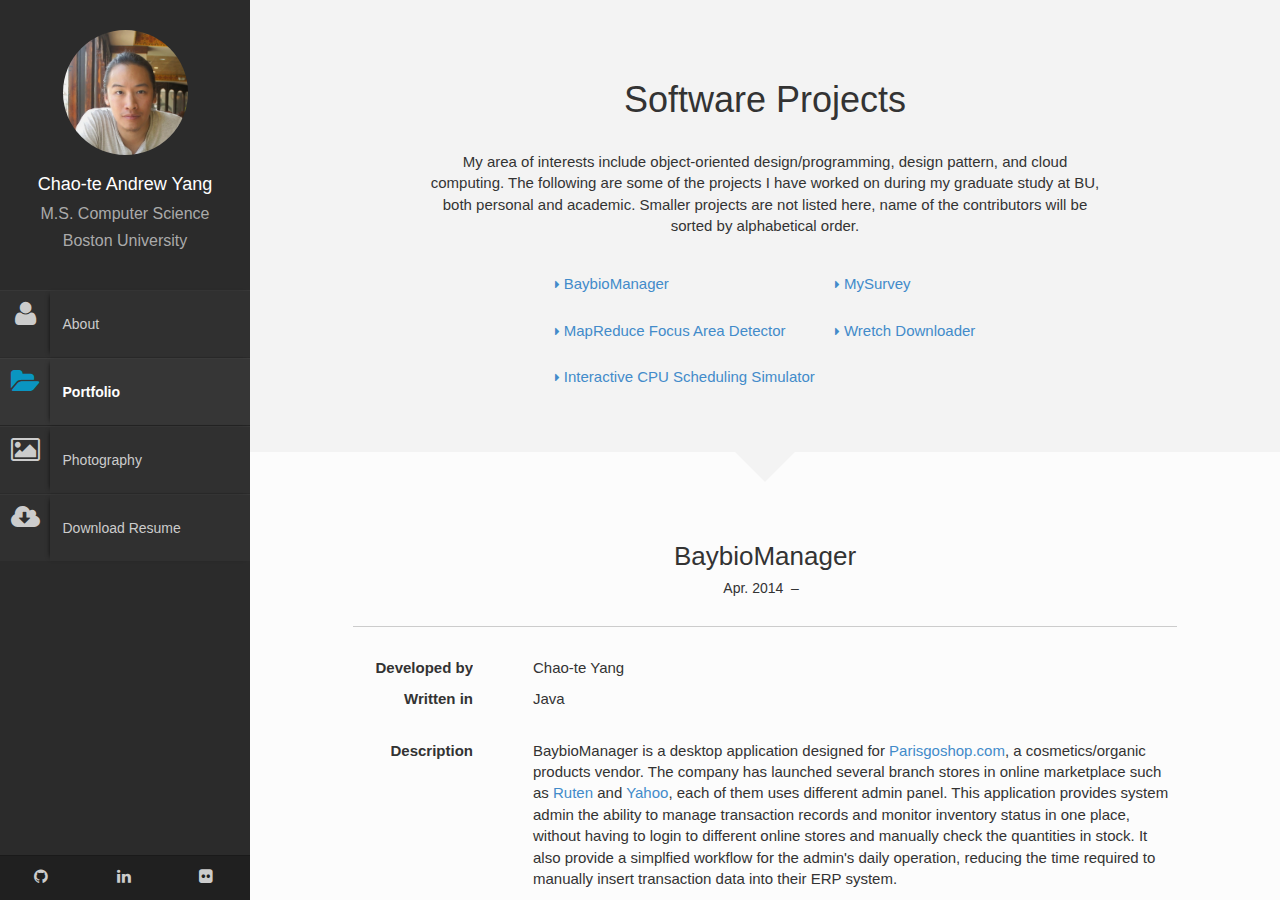
<file: portfolio.html>
<!DOCTYPE html>
<html xmlns="http://www.w3.org/1999/xhtml" xmlns:fb="http://ogp.me/ns/fb#" lang="en">
<head>
    <title>Andrew Yang | Personal Website</title>
    <meta http-equiv="Content-Type" content="text/html; charset=UTF-8">
    <meta name="author" content="Chao-te Andrew Yang">
    <meta name="viewport" content="width=device-width, initial-scale=1, maximum-scale=1">

    <meta name="description" content="Software developer personal website, software portfolio, resume, photography" />
    <meta name="keywords" content="developer, boston university, computer science, coding, programming, software engineer, project" />
    <meta property="og:image" content="" />

    <link rel="shortcut icon" href="img/favicon.ico">

    <!--CSS styles-->
    <link rel="stylesheet" href="css/bootstrap.css">
    <link rel="stylesheet" href="css/font-awesome.min.css">  
    <link rel="stylesheet" href="css/perfect-scrollbar-0.4.5.min.css">
    <link rel="stylesheet" href="css/magnific-popup.css">
    <link rel="stylesheet" href="css/style.css">
    <link id="theme-style" rel="stylesheet" href="css/styles/default.css">
    <!--/CSS styles-->
    <!--Javascript files-->
    <script type="text/javascript" src="js/jquery-1.10.2.js"></script>
    <script type="text/javascript" src="js/TweenMax.min.js"></script>
    <script type="text/javascript" src="js/jquery.touchSwipe.min.js"></script>
    <script type="text/javascript" src="js/jquery.carouFredSel-6.2.1-packed.js"></script>

    <script type="text/javascript" src="js/modernizr.custom.63321.js"></script>
    <script type="text/javascript" src="js/jquery.dropdownit.js"></script>

    <script type="text/javascript" src="js/jquery.stellar.min.js"></script>
    <script type="text/javascript" src="js/ScrollToPlugin.min.js"></script>

    <script type="text/javascript" src="js/bootstrap.min.js"></script>

    <script type="text/javascript" src="js/jquery.mixitup.min.js"></script>

    <script type="text/javascript" src="js/masonry.min.js"></script>

    <script type="text/javascript" src="js/perfect-scrollbar-0.4.5.with-mousewheel.min.js"></script>

    <script type="text/javascript" src="js/magnific-popup.js"></script>
    <script type="text/javascript" src="js/custom.js"></script>

    <!--/Javascript files-->
</head>
<body>
    <div id="wrapper">
        <a href="#sidebar" class="mobilemenu"><i class="icon-reorder"></i></a>
        <div id="sidebar">
            <div id="main-nav">
                <div id="nav-container">
                    <div id="profile" class="clearfix">
                        <div class="portrate"></div>
                        <div class="title">
                            <h2 style="font-size:large">Chao-te Andrew Yang</h2>
                            <h3 style="font-size:medium">M.S. Computer Science</h3>
                            <h3 style="font-size:medium">Boston University</h3>
                        </div>
                    </div>
                    <ul id="navigation">
                        <li>
                          <a href="index.html">
                            <div class="icon icon-user"></div>
                            <div class="text">About</div>
                        </a>
                    </li>  
                    <li class="currentmenu">
                        <a href="#">
                            <div class="icon icon-folder-open"></div>
                            <div class="text">Portfolio</div>
                        </a>
                    </li> 
                    <li>
                        <a href="gallery.html">
                            <div class="icon icon-picture"></div>
                            <div class="text">Photography</div>
                        </a>
                    </li>
                    <li>
                        <a href="resume.pdf">
                            <div class="icon icon-cloud-download"></div>
                            <div class="text">Download Resume</div>
                        </a>
                    </li>
                </ul>
            </div>
        </div>
        <div class="social-icons">
            <ul>
                <li><a target="_blank" href="https://github.com/chaote"><i class="icon-github"></i></a></li>
                <li><a href="http://www.linkedin.com/pub/chao-te-andrew-yang/6b/491/524"><i class="icon-linkedin"></i></a></li>
                <li><a target="_blank" href="https://www.flickr.com/photos/andrewyct/"><i class="icon-flickr"></i></a></li>
            </ul>
        </div>
    </div>
    <div id="main">
        <div id="project" class="page">
            <!-- Software Portfolio header -->
            <div class="pageheader">
                <div class="headercontent">
                    <div class="section-container">
                        <div class="row text-arial">
                            <div id="top" class="col-md-10 col-md-offset-1 text-center">
                                <h1>Software Projects</h1></br>
                                <p>
                                    My area of interests include object-oriented design/programming, design pattern, and cloud computing. The following are some of the projects I have worked on during my graduate study at BU, both personal and academic. Smaller projects are not listed here, name of the contributors will be sorted by alphabetical order.</br></br>
                                </p>
                            </div>
                            <div class="col-md-10 col-md-offset-1"> 
                                <table class="mytable">
                                    <tbody>
                                        <tr>
                                            <td><a href="#BaybioManager"><small><i class="icon-caret-right"></i></small>&nbsp;BaybioManager</a></td>
                                            <td><a href="#MySurvey"><small><i class="icon-caret-right"></small></i>&nbsp;MySurvey</a></td>
                                        </tr>
                                        <tr>
                                            <td><a href="#detector"><small><i class="icon-caret-right"></i></small>&nbsp;MapReduce Focus Area Detector</a></td>
                                            <td><a href="#wretch-downloader"><small><i class="icon-caret-right"></i></small>&nbsp;Wretch Downloader</a></td>
                                        </tr>
                                        <tr>
                                            <td><a href="#cpu-scheduling-simulator"><small><i class="icon-caret-right"></i></small>&nbsp;Interactive CPU Scheduling Simulator</a></td>
                                        </tr>
                                    </tbody>
                                </table>
                            </div>
                        </div>
                    </div>
                </div>
            </div>
            <!-- Software Portfolio content -->
            <div class="pagecontents">    
                <div class="section color-1">
                    <div class="section-container">
                        <div class="row text-arial">
                            <div class="col-md-12 col-md-offset-0">
                                <div id="BaybioManager" class="title text-center"><h3>BaybioManager</h3><h5>Apr. 2014&nbsp;&nbsp;–&nbsp;&nbsp;</h5></div>
                                <dl class="dl-horizontal">
                                    <dt>Developed by</dt>
                                    <dd>Chao-te Yang</dd>
                                    <dt>Written in</dt>
                                    <dd>Java</dd></br>
                                    <dt>Description</dt>
                                    <dd>
                                        BaybioManager is a desktop application designed for <a target="_blank" href="http://www.parisgoshop.com">Parisgoshop.com</a>, a cosmetics/organic products vendor. The company has launched several branch stores in online marketplace such as <a target="_blank" href="http://class.ruten.com.tw/user/index00.php?s=baybio">Ruten</a> and <a target="_blank" href="https://tw.user.bid.yahoo.com/tw/user/Y9515863332;_ylt=AwrsBolBA8hTl1kAFj5r1gt.;_ylu=X3oDMTE0cDlrZ2xoBHNlYwNzcgRwb3MDMQRjb2xvA3R3MQR2dGlkA1ZJUFRXNTlfMQ--">Yahoo</a>, each of them uses different admin panel. This application provides system admin the ability to manage transaction records and monitor inventory status in one place, without having to login to different online stores and manually check the quantities in stock. It also provide a simplfied workflow for the admin's daily operation, reducing the time required to manually insert transaction data into their ERP system.</br></br>

                                        From the technical point of view, the implementation of BaybioManager takes the future growth of the company into consideration and it is designed to be easy-to-maintain and easy-to-extend.</br></br>The GUI is built with a self-implemented MVC-like pattern, which separates the codes for manipulating data and displaying results. It requires extra classes to construct such design pattern, but will be easier for the developer to add new components in the future. Data Access Objects abstracts and isolates the underlying details of database connections from the business logic, and it will come in handy when the company needs to pull data from a newly launched online store or other datasource using a different type of database. High level concurrency api like SwingWorker also makes it simple to separate the EDT and worker threads.</br></br>*Currently the application is still under development*
                                    </dd>
                                </dl>
                            </div>
                            <div class="col-md-12 col-md-offset-0">
                                <a class="project-foot" href="#top"><i class="icon-chevron-right"></i>&nbsp;Back to top</a>
                            </div>
                        </div>
                    </div>
                </div>
            </br></br>
            <div class="section color-2">
                <div class="section-container">
                    <div class="row text-arial">
                        <div class="col-md-12 col-md-offset-0">
                            <div id="MySurvey" class="title text-center"><h3>MySurvey</h3><h5>Sep. 2013&nbsp;&nbsp;–&nbsp;&nbsp;Dec. 2013</h5></div>
                            <dl class="dl-horizontal">
                                <dt>Developed by</dt>
                                <dd>Beth Haines,&nbsp;&nbsp;Chao-te Yang,&nbsp;&nbsp;Chi-chih Hsu,&nbsp;&nbsp;Fliden Demiri,&nbsp;&nbsp;Fyodor Wolf,&nbsp;&nbsp;Gloria Jensen,&nbsp;&nbsp;Imaad Khan,&nbsp;&nbsp;Samuel Tan</dd>
                                <dt>Written in</dt>
                                <dd>PHP, JavaScript</dd>
                                <dt>GitHub</dt>
                                <dd><a target="_blank" href="https://github.com/fydo23/mySurvey">https://github.com/fydo23/mySurvey</a></dd>
                                <dt>Project site:</dt>
                                <dd><a target="_blank" href="http://ec2-54-191-61-5.us-west-2.compute.amazonaws.com">https://ec2-54-191-61-5.us-west-2.compute.amazonaws.com</a></dd></br>
                                <dt>Description</dt>
                                <dd>
                                    <a target="_blank" href="http://ec2-54-191-61-5.us-west-2.compute.amazonaws.com">MySurvey</a> is a semester long team project for the <i>CS673 Software Engineering</i>.&nbsp;&nbsp;The goal is to create a web application that will provide user the ability to create, take and analyze online surveys.&nbsp;&nbsp;Our target survey creators will be data analysts from corporations and from the education sector that are collecting data from their designated group of survey-takers.&nbsp;&nbsp;The application will also provide pre-fabricated tools to speed up survey creation and publication.</br></br>There are many related work on the market, some are free , like <a target="_blank" href="https://www.surveymonkey.com/">SurveyMonkey</a> which allow the user to login, create the survey, and view analytic reports, and some are costly but more sophisticated like <a target="_blank" href="http://visimojo.com/">Visimojo</a>.&nbsp;&nbsp;MySurvey offers a range of features geared towards both new survey creators and advanced users. This includes question templates to quickly get started in addition to customizable complex branching, time measurement for each question, and fine-tuned analytic reporting. Survey Monkey and Visimojo each offer many of the features we’re planning in our application, but not all.</br></br>This project is implemented using the Yii framework. The development process follows a non-strict Agile development process, focused on features and collaboration. There are three iterations (excluding the initial planning phase), three weeks each. The initial phase focuses on planning, organization and defining requirements. The other three iterations are more typical Agile iterations.<hr>
                                </dd></br>
                                <dt>Screenshot</dt>
                                <dd>
                                    <div class="img-list">
                                        <a href="img/projects/survey-1.png" class="popup-with-move-anim" title="MySurvey login page"><img alt="image" class="img-thumbnail img-responsive" src="img/thumbnails/survey-1-thumbnail.png"></a>
                                        <a href="img/projects/survey-2.png" class="popup-with-move-anim" title="The survey editor page also support drag & drop reordering of the questions and answers"><img alt="image" class="img-thumbnail img-responsive" src="img/thumbnails/survey-2-thumbnail.png"></a>
                                        <a href="img/projects/survey-3.png" class="popup-with-move-anim" title="Preview the surveys"><img alt="image" class="img-thumbnail img-responsive" src="img/thumbnails/survey-3-thumbnail.png"></a>
                                        <a href="img/projects/survey-4.png" class="popup-with-move-anim" title="Graphical analytic report"><img alt="image" class="img-thumbnail img-responsive" src="img/thumbnails/survey-4-thumbnail.png"></a>
                                        <a href="img/projects/survey-5.png" class="popup-with-move-anim"><img alt="image" class="img-thumbnail img-responsive" src="img/thumbnails/survey-5-thumbnail.png"></a>
                                    </div>
                                </dd>
                            </dl>
                        </div>
                        <div class="col-md-12 col-md-offset-0">
                            <a class="project-foot" href="#top"><i class="icon-chevron-right"></i>&nbsp;Back to top</a>
                        </div>
                    </div>
                </div>
            </div>
            <div class="section color-1">
                <div class="section-container">
                    <div class="row text-arial">
                        <div class="col-md-12 col-md-offset-0">
                            <div id="wretch-downloader" class="title text-center"><h3>Wretch Downloader</h3><h5>Dec. 2013</h5></div>
                            <dl class="dl-horizontal">
                                <dt>Developed by</dt>
                                <dd>Chao-te Yang</dd>
                                <dt>Written in</dt>
                                <dd>Java</dd>
                                <dt>GitHub</dt>
                                <dd><a target="_blank" href="https://github.com/chaote/wretch-downloader">https://github.com/chaote/wretch-downloader</a></dd>
                                <dt>Description</dt>
                                <dd>
                                    Wretch Downloader is a photo album downloader for <a target="_blank" href="http://en.wikipedia.org/wiki/Wretch_(website)">www.wretch.cc</a> (a blogging website owned by Yahoo, but it has been <a target="_blank" href="http://thenextweb.com/asia/2013/08/30/yahoo-owned-taiwanese-blogging-platform-wretch-cc-is-shutting-down-on-december-26/">shut down</a> since December 2013). The program allows user to automatically download open albums (publicly visible) of a specific account. It can be configured to manual or auto mode using different input parameters.</br></br>The program will parse the HTML information found on the given account, continuously search for the next available album, get the image url (the Mapping), and download the images automatically until it reaches the end of the last album.<hr>
                                </dd></br>
                                <dt>Screenshot</dt>
                                <dd>
                                    <div class="img-list">
                                        <a href="img/projects/wretch-1.png" class="popup-with-move-anim" title="In manual mode, user can choose to download by album number or specify a number range. For example, from album 58 to 59 in this case">
                                            <img alt="image" class="img-thumbnail img-responsive" src="img/thumbnails/wretch-1-thumbnail.png">
                                        </a>
                                        <a href="img/projects/wretch-2.png" class="popup-with-move-anim" title="The program running in auto mode">
                                            <img alt="image" class="img-thumbnail img-responsive" src="img/thumbnails/wretch-2-thumbnail.png">
                                        </a>
                                    </div>
                                    Note: The screenshot also shows huge difference in execution time. Connecting from the US (left figure) is significantly slower than from Taiwan (right figure). 
                                </dd>
                            </dl>
                        </div>
                        <div class="col-md-12 col-md-offset-0">
                            <a class="project-foot" href="#top"><i class="icon-chevron-right"></i>&nbsp;Back to top</a>
                        </div>
                    </div>
                </div>
            </div>
            <div class="section color-2">
                <div class="section-container">
                    <div class="row text-arial">
                        <div class="col-md-12 col-md-offset-0">
                            <div id="detector" class="title text-center"><h3>MapReduce Focus Area Detector</h3><h5>Jul. 2013&nbsp;&nbsp;–&nbsp;&nbsp;Aug. 2013</h5></div>
                            <dl class="dl-horizontal">
                                <dt>Developed by</dt>
                                <dd>Chao-te Yang</dd>
                                <dt>Written in</dt>
                                <dd>Java</dd>
                                <dt>GitHub</dt>
                                <dd><a target="_blank" href="https://github.com/chaote/focus-area-detector">https://github.com/chaote/focus-area-detector</a></dd>
                                <dt>Description</dt>
                                <dd>
                                    The Focus Area Detector is a program that combines image processing with Hadoop, capable of detecting and highlighting in-focus area of the input images in parallel. Built with the Hadoop MapReduce framework, it can be easily configured and deployed to a computer cluster or the cloud. The main task of this program involves calculating the difference of the RGB value between any two consecutive pixels, it is CPU intensive, but the computation can be broken into multiple small tasks and can be processed more efficiently using distributed system.</br></br>

                                    If an object is well-focused in the picture, the details on that object should be sharp and clear because the pixel's RGB value in that area changes rapidly. If the object is out of focus, that area seems blurred because the value changes gradually. For example, from black to dark gray, from dark gray to light gray, and from light gray to white.</br></br>
                                    <div class="img-list larger-margin">
                                        <a href="img/projects/detector-2.png" class="popup-with-move-anim" title="Not focused on the object"><img alt="image" class="img-thumbnail img-responsive" style="width:22%" src="img/thumbnails/detector-2-thumbnail.png"></a>
                                        <a href="img/projects/detector-1.png" class="popup-with-move-anim" title="Focused on the object"><img alt="image" class="img-thumbnail img-responsive" style="width:22%" src="img/thumbnails/detector-1-thumbnail.png"></a>
                                        <a href="img/projects/detector-3.png" class="popup-with-move-anim" title="Pixels of the well-focused area"><img alt="image" class="img-thumbnail img-responsive" style="width:22%" src="img/thumbnails/detector-3-thumbnail.png"></a>
                                    </div>
                                    The MapReduce task consists of three stages: First, the Builder writes the pixel information to a text-based file. Secondly, the Mapper reads the text input, calculates the difference, and writes the output to the next stage. Finally, the Reducer calculates the total score and a new image with hightlighted area will be created.<hr>
                                </dd></br>
                                <dt>Screenshot</dt>
                                <dd>
                                    <div class="img-list">
                                        <a href="img/projects/detector-4.png" class="popup-with-move-anim"><img alt="image" class="img-thumbnail img-responsive" src="img/thumbnails/detector-4-thumbnail.png"></a>
                                        <a href="img/projects/detector-5.png" class="popup-with-move-anim"><img alt="image" class="img-thumbnail img-responsive" src="img/thumbnails/detector-5-thumbnail.png"></a>
                                        <a href="img/projects/detector-6.png" class="popup-with-move-anim"><img alt="image" class="img-thumbnail img-responsive" src="img/thumbnails/detector-6-thumbnail.png"></a>
                                    </div>
                                </dd>
                            </dl>
                        </div>
                        <div class="col-md-12 col-md-offset-0">
                            <a class="project-foot" href="#top"><i class="icon-chevron-right"></i>&nbsp;Back to top</a>
                        </div>
                    </div>
                </div>
            </div>
            <div class="section color-1">
                <div class="section-container">
                    <div class="row text-arial">
                        <div class="col-md-12 col-md-offset-0">
                            <div id="cpu-scheduling-simulator" class="title text-center"><h3>Interactive CPU Scheduling Simulator</h3><h5>Sep. 2012&nbsp;&nbsp;–&nbsp;&nbsp;Dec. 2012</h5></div>
                            <dl class="dl-horizontal">
                                <dt>Developed by</dt>
                                <dd>Chao-te Yang,&nbsp;&nbsp;Chi-chih Hsu,&nbsp;&nbsp;Imaad Khan</dd>
                                <dt>Written in</dt>
                                <dd>JavaScript</dd></br>
                                <dt>Description</dt>
                                <dd>
                                    The Interactive CPU Scheduling Simulator is an academic project originally designed and created by Jan Horjus and Matthew Powers-Freeling at BU. The application simulates the CPU scheduling mechanism in modern operating systems, it can be used as an instructional aid to analyze new algorithms or to help user better understand popular ones such as FIFO, SJF, Priority Scheduling, and Round-Robin.</br></br>In addition to the core functions in the first version, the interface will now print basic information of the process and dynamically calculate the waiting time and average turnaround time, making the simulator more informative and easier to understand. Three new algorithms are added to the simulator.<hr>
                                </dd></br>
                                <dt>Screenshot</dt>
                                <dd>
                                    <div class="img-list">
                                        <a href="img/projects/simulator-1.png" class="popup-with-move-anim" title="Simulation of a CPU using Round-Robin scheduling">
                                            <img alt="image" class="img-thumbnail img-responsive" src="img/thumbnails/simulator-1-thumbnail.png">
                                        </a>
                                        <a href="img/projects/simulator-2.png" class="popup-with-move-anim" title="A process being preempted by others with higher priority">
                                            <img alt="image" class="img-thumbnail img-responsive" src="img/thumbnails/simulator-2-thumbnail.png">
                                        </a>
                                        <a href="img/projects/simulator-3.png" class="popup-with-move-anim" title="A process with lower priority is waiting for the resource">
                                            <img alt="image" class="img-thumbnail img-responsive" src="img/thumbnails/simulator-3-thumbnail.png">
                                        </a>
                                        <a href="img/projects/simulator-4.png" class="popup-with-move-anim" title="Currently supported algorithms">
                                            <img alt="image" class="img-thumbnail img-responsive" src="img/thumbnails/simulator-4-thumbnail.png">
                                        </a>
                                    </div>
                                </dd>
                            </dl>
                        </div>
                        <div class="col-md-12 col-md-offset-0">
                            <a class="project-foot" href="#top"><i class="icon-chevron-right"></i>&nbsp;Back to top</a>
                        </div>
                    </div>
                </div>
            </div>    
        </div>
        <!-- end of Software Portfolio content -->
    </div>
</div>
</body>
</html>
</file>
<file: css/style.css>
/* My styles
**************************************************/
.mytable {
	margin: 0 auto;
}

.mytable td{
	padding: 5px 10px 20px 10px;
}

.table-borderless tbody tr td, .table-borderless thead tr th {
	border: none;
}

.project-description{
	font-family:Arial,Helvetica,Serif;
	font-size:14px;
	font-style:italic;
}

.text-wrap-right{
	clear:left;
	float: right;
	margin: 5px 0px 10px 10px;
}

.text-wrap-left{
	clear: right;
	float: left;
	margin: 5px 10px 10px 0px;
}

.text-indent {
	text-indent: 20px;
}

.text-arial {
	font-family:Arial,Helvetica,Serif;
	font-size:15px;
}

.img-shadow-1 {
	-webkit-box-shadow: 0 10px 6px -6px #777;
	-moz-box-shadow: 0 10px 6px -6px #777;
	box-shadow: 0 10px 6px -6px #777;
}

.img-shadow-2 {
	-webkit-box-shadow: 4px 4px 10px 0px rgba(50, 50, 50, 0.4);
	-moz-box-shadow:    4px 4px 10px 0px rgba(50, 50, 50, 0.4);
	box-shadow:         4px 4px 10px 0px rgba(50, 50, 50, 0.4);
}

.img-list {
	margin-bottom:20px;
}

.img-list img { 
	width: 30%;
	display: inline;
	margin-right:8px;
	margin-bottom:16px;
	-webkit-box-shadow: 0 10px 6px -6px #777;
	-moz-box-shadow: 0 10px 6px -6px #777;
	box-shadow: 0 10px 6px -6px #777;
}

.larger-margin img{
	margin-right:12px;
}

.coursework {
	margin-top: 5px;
	margin-left: 0px;
	margin-bottom: 5px;
}

.coursework .course-list {
	display: none;
}

.coursework-link {
	font-size: 15px;
}

.border {
	border : 1px solid gray;
}

.project-foot {
	float: right;
	margin-top: 20px;
	height : 1px;
}

.dl-horizontal dt{
    margin-bottom: 0.3em;
    width: 120px;
}

.dl-horizontal dd{
    margin-bottom: 0.3em;
}

.contact-item {
	margin-bottom: 10px;
}

/* General styles
**************************************************/
@font-face {
	font-family: 'Lato';
	font-style: normal;
	font-weight: 300;
	src: local('Lato Light'), local('Lato-Light'), url(http://themes.googleusercontent.com/static/fonts/lato/v6/KT3KS9Aol4WfR6Vas8kNcg.woff) format('woff');
}

@font-face {
	font-family: 'Lato';
	font-style: normal;
	font-weight: 400;
	src: local('Lato Regular'), local('Lato-Regular'), url(http://themes.googleusercontent.com/static/fonts/lato/v6/9k-RPmcnxYEPm8CNFsH2gg.woff) format('woff');
}

@font-face {
	font-family: 'Lato';
	font-style: normal;
	font-weight: 900;
	src: local('Lato Black'), local('Lato-Black'), url(http://themes.googleusercontent.com/static/fonts/lato/v6/BVtM30trf7q_jfqYeHfjtA.woff) format('woff');
}

@font-face {
	font-family: 'Lato';
	font-style: italic;
	font-weight: 400;
	src: local('Lato Italic'), local('Lato-Italic'), url(http://themes.googleusercontent.com/static/fonts/lato/v6/oUan5VrEkpzIazlUe5ieaA.woff) format('woff');
}

body {
	font-size: 16px;
	font-family: 'Lato', sans-serif;
	font-weight: 400;
	background: #4D4D4D;
}

a,a:hover,a:focus {
	text-decoration: none;
	outline: 0;
}

h1,h2,h3,h4,h5,h6,.h1,.h2,.h3,.h4,.h5,.h6 {
	font-family: "Lato", Helvetica, Arial, sans-serif;
	font-weight: 300;
}

/* mobile menu
**************************************************/
.mobilemenu {
	position: fixed;
	top: 0px;
	left: 0;
	right: 0;
	z-index: 1002;
	font-size: 30px;
	padding: 2px 10px;
	background: #2b2b2b;
	display: block;
	width: 50px;
	height: 50px;
	color: #fff;
	display: none;
}

.mobilemenu:hover,.mobilemenu:focus {
	color: #fff;
}

/* layout
**************************************************/
#main-nav {
	text-align: left;
	vertical-align: top;
	-webkit-user-select: none;
	-moz-user-select: none;
	-ms-user-select: none;
	user-select: none;
	width: 250px;
	background: #2b2b2b;
	position: absolute;
	left: 0;
	top: 0;
	bottom: 45px;
	overflow: hidden;
}

#main {
	position: absolute;
	left: 250px;
	right: 0;
	top: 0;
	bottom: 0;
	background: #fefefe;
	overflow: hidden;
}

.page {
	overflow: auto;
	position: absolute;
	top: 0;
	left: 0px;
	bottom: 0;
	width: 100%;
	background-color: #f7f7f7;
}

.home {
	left: 0px;
	z-index: 0;
	width: 100%;
}

#overlay {
	position: absolute;
	top: 0;
	left: 0px;
	bottom: 0;
	right: 0px;
	background-color: #000;
	-ms-filter: "progid:DXImageTransform.Microsoft.Alpha(Opacity=25)";
	filter: alpha(opacity=25);
	opacity: 0.25;
	display: none;
	z-index: 300;
	cursor: crosshair;
	cursor: url(../img/pointer.png), auto;
}

#runner {
	position: absolute;
	width: 30px;
	height: 20px;
	color: #fff;
	font-size: 20px;
	z-index: 2000;
}

.currentpage {
	-webkit-box-shadow: -2px 0 4px -2px rgba(0,0,0,.25);
	box-shadow: -2px 0 4px -2px rgba(0,0,0,.25);
}

/* sidebar
**************************************************/
#nav-container {
	position: relative;
	padding-bottom: 75px;
	bottom: 0;
	height: 100%;
}

#profile {
	text-align: center;
	padding: 30px 10px;
	position: relative;
}

#profile .portrate {
	background-image: url("../img/personal/personal-image.jpg");
	width: 125px;
	margin: 0 auto;
	height: 125px;
	border-radius: 50%;

	-webkit-background-size: cover;
	-moz-background-size: cover;
	background-size: cover;
}

#profile .title h2 {
	font-size: 28px;
	font-weight: 300;
	color: #fff;
	margin: 20px 0 10px 0;
}

#profile .title h3 {
	font-size: 18px;
	font-weight: 300;
	color: #aaa;
	margin: 0px 0 10px 0;
}

ul#navigation {
	padding: 0;
	margin: 0;
}

ul#navigation li {
	display: block;
	float: none;
	clear: both;
	background: #303030;
	border-top: 1px solid #373737;
	border-bottom: 1px solid #2B2B2B;

	-webkit-transition: background 0.5s;
	-moz-transition: background 0.5s;
	-o-transition: background 0.5s;
	-ms-transition: background 0.5s;
	transition: background 0.5s;
}

ul#navigation li a {
	color: #ccc;
	font-size: 14px;
}

ul#navigation li:hover,ul#navigation li:focus {
	background: #363636;
}

ul#navigation li:hover a,ul#navigation li:focus a {
	color: #f7f7f7;
}

ul#navigation .currentmenu {
	font-weight: bold;
}

ul#navigation li.currentmenu a {
	color: #fff;
}

/*ul#navigation li.external:hover .icon, ul#navigation li.currentmenu .icon{
	color: #FFD700;
	}*/

	ul#navigation li.currentmenu {
		background: #363636;
		border-top: 1px solid #3d3d3d;
		border-bottom: 1px solid #252525;
	}


	ul#navigation li .text {
		padding-left: 5%;
		margin-left: 50px;
		line-height: 66px;

		-webkit-box-shadow: -3px 0 5px -4px #000;
		box-shadow: -3px 0 5px -4px #000;
	}

	ul#navigation li .icon {
		float: left;
		line-height: 45px;
		width: 50px;
		text-align: center;
		font-size: 27px;
	}

	.social-icons {
		position: absolute;
		bottom: 0;
		left: 0;
		width: 100%;
		background: #202020;
		border-top: 1px solid #1A1A1A;
		width: 250px;
		z-index: 2;
		height: 45px;
	}

	.social-icons ul {
		padding: 0;
		margin: 0;
		list-style: none;
	}

	.social-icons li {
		float: left;
		width: 33%;
		padding: 10px;
		text-align: center;
	}

	.social-icons a {
		color: #ccc;
	}

	.social-icons a:hover,.social-icons a:focus {
		color: #fff;
	}

	.social-icons i {
		font-size: 16px;
	}

/* page specifics
**************************************************/
.page-container {
	position: relative;
}

.pageheader {
	background: #f3f3f3;
	position: relative;
	padding: 60px 0 45px 0;
}

.pageheader:after {
	top: 100%;
	border: solid transparent;
	content: " ";
	height: 0;
	width: 0;
	position: absolute;
	pointer-events: none;
	border-color: rgba(8, 4, 13, 0);
	border-top-color: #f3f3f3;
	border-width: 30px;
	left: 50%;
	margin-left: -30px;
	z-index: 1;
}

.headercontent .title {
	font-size: 50px;
	margin-bottom: 25px;
	border-bottom: 1px solid #ccc;
	padding: 0 0 20px 0;
}

.headercontent .subtitle {
	border-bottom: 1px solid #ccc;
	margin: 0 0 10px 0;
	padding: 5px 0;
}

.headercontent .subtitle h3 {
	margin: 0;
	padding: 0;
}

.page .section {
	padding: 70px 0;
	position: relative;
}

.section-container {
	padding: 0 10%;
}

.color-1 {
	background: #fcfcfc;
}

.color-2 {
	background: #f7f7f7;
}

.color-3 {
	background: #2c2c2d;
	color: #fff;
}

.color-4 {
	background: #000;
}

.section .title {
	border-bottom: 1px solid #ccc;
	margin: 0 0 30px 0;
	padding: 20px 0;
}

.section .title h3 {
	padding: 0;
	margin: 0;
	font-size: 26px;
}


.biothumb{position: relative;}
.biothumb .overlay{
	position: absolute;
	width: 100%;
	color:#fff;
	bottom: 0;
	background-color: black;
	background-color: rgba(0,0,0,0.5);
	padding:25px;
}
.biothumb .overlay h1{
	font-size: 45px;
}


/*************************************************
 *  uls
 **************************************************/
 .ul-bolded li {
 	font-weight: bold;
 }

 .ul-boxed li {
 	padding: 7px;
 	background-color: #FdFdFd;
 	margin-bottom: 10px;
 	-webkit-box-shadow: 0px 3px 3px -3px #ccc;
 	box-shadow: 0px 3px 3px -3px #ccc;
 	border-radius: 2px;
 	border-left: 5px solid;
 }

/* ul-card
**************************************************/
ul.ul-card {
	padding: 0;
	margin: 0;
	list-style: none;
}

ul.ul-card li {
	position: relative;
	padding: 50px 15px 20px 15px;
	background-color: #fff;
	margin-bottom: 15px;
	-webkit-box-shadow: 0px 3px 3px -3px #ccc;
	box-shadow: 0px 3px 3px -3px #ccc;
	border-radius: 3px;
	margin-left: 10px;
	color: #333;
}

ul.ul-card li .dy {
	position: absolute;
	top: 10px;
	left: -10px;
	border-radius: 0px;
	padding: 0;
	color: white;
}

ul.ul-card li .dy span {
	/*font-family:Arial,Helvetica,Serif;*/
	font-size: 15px;
	padding: 2px 12px 3px 12px;
	line-height: 6px;
	margin: 0;
}

/*ul.ul-card li .dy .degree {
	background-color: #FFD700;
	}*/

	ul.ul-card li .dy .year {
		/*background-color: #FFD700;*/
		/*-webkit-box-shadow: 0px 0px 2px -3px rgba(68, 68, 68, 0.5);
		box-shadow: 0px 0px 2px -3px rgba(68, 68, 68, 0.5);*/
		margin-left: -3px !important;
	}

	ul.ul-card li .description p {
		font-size: 15px;
		margin: 0;
	}

	ul.ul-card li .description p.where {
		font-weight: 300;
		font-size: 14px;
	}

/* ul-dates
**************************************************/
ul.ul-dates,ul.ul-dates-gray {
	margin: 0;
	padding: 0;
	list-style: none;
}

ul.ul-dates li,ul.ul-dates-gray li {
	margin-bottom: 15px; /*margin-left:  20px;
	*/
}

ul.ul-dates div.dates,ul.ul-dates-gray div.dates {
	float: left;
	width: 75px;
}

ul.ul-dates div.dates span,ul.ul-dates-gray div.dates span {
	/*background-color: #FFD700;*/
	padding: 6px;
	display: block;
	text-align: center;
	color: #fff;
	position: relative;
}

ul.ul-dates-gray div.dates span {
	background-color: #BBBBBB;
}

/*ul.ul-dates div.dates span:last-child {
	background-color: #FFD700;
	}*/

	ul.ul-dates-gray div.dates span:last-child {
		background-color: #979797;
	}

	ul.ul-dates-gray div.dates span:first-child,ul.ul-dates div.dates span:first-child {
		-webkit-box-shadow: 0px 2px 6px -3px rgba(68, 68, 68, 0.5);
		box-shadow: 0px 2px 6px -3px rgba(68, 68, 68, 0.5);
		z-index: 3;
		position: relative;
	}

	ul.ul-dates div.content,ul.ul-dates-gray div.content {
		margin-left: 90px;
		min-height: 70px;
		padding-top: 10px;
	}

	ul.ul-dates div.content h4,ul.ul-dates-gray div.content h4 {
		font-weight: 400;
		font-size: 16px;
		margin-top: 0;
	}

	ul.ul-dates div.content p,ul.ul-dates-gray div.content p {
		font-size: 13px;
	}

/* ul-timeline
**************************************************/
ul.timeline {
	border-left: 8px solid #FFF;
	list-style: none;
	padding: 1px 0;
	margin-left: 100px;
}

ul.timeline li .date {
	float: left;
	padding: 4px 15px 4px 10px;
	margin-top: 10px;
	margin-left: -115px;
	font-size: 15px;
	width: 110px;
	text-align: center;
	/*background: #FFD700;*/
	color: #fff;
}

/*ul.timeline li.open .data {
	background: #FFD700;
	}*/

	ul.timeline li .circle {
		float: left;
		margin: 20px 0;
		margin-left: -14px;
		width: 20px;
		height: 20px;
		border: 4px solid #FFFFFF;
		border-radius: 50%;
		background-color: #d5d5d5;
	}

	ul.timeline li.open .circle {
		/*background-color: #FFD700;*/
		-webkit-box-shadow: 0px 2px 6px -3px rgba(68, 68, 68, 0.5);
		box-shadow: 0px 2px 6px -3px rgba(68, 68, 68, 0.5);
	}

	ul.timeline li .data {
		background: #fdfdfd;
		margin: 10px 0px 10px 20px;
		border-left: 10px solid;
		padding: 18px 20px;
		font-size: 15px;

		-webkit-box-shadow: 0px 3px 3px -3px #ccc;
		box-shadow: 0px 3px 3px -3px #ccc;
		border-radius: 3px;
	}

	ul.timeline li.open .data {
		/*border-color: #FFD700;*/
		background: #fff;
	}

	ul.timeline li .data .subject {
		cursor: pointer;
	/*color: #777;
	font-size: 18px;*/
}

ul.timeline li .data .text {
	display: none;
	margin-top: 15px;
	font-size: 14px;
}

/* ul-withdetails
**************************************************/
.ul-withdetails {
	list-style: none;
	padding: 0;
}

.ul-withdetails li {
	background-color: #FdFdFd;
	margin-bottom: 15px;

	-webkit-box-shadow: 0px 3px 3px -3px #ccc;
	box-shadow: 0px 3px 3px -3px #ccc;
	border-radius: 3px;
}

.ul-withdetails li .image {
	position: relative;
	overflow: hidden;
}

.ul-withdetails li .imageoverlay {
	position: absolute;
	top: 0;
	left: -100%;
	width: 100%;
	height: 100%;
	/*background: #FFD700;*/
	cursor: pointer;
	-ms-filter: "progid:DXImageTransform.Microsoft.Alpha(Opacity=70)";
	filter: alpha(opacity=70);
	opacity: 0.7;
}

.ul-withdetails li .imageoverlay i {
	color: #fff;
	position: absolute;
	top: 40%;
	left: 45%;
	font-size: 30px;
}

.ul-withdetails li .meta {
	overflow: hidden;
	padding: 10px;
	cursor: pointer;
}

.ul-withdetails li .details {
	display: none;
	padding: 20px;
	background: #fff;

	-webkit-box-shadow: inset 0px 3px 5px -3px #ccc;
	box-shadow: inset 0px 3px 5px -3px #ccc;
}

/*************************************************
 * lab partnerts
 **************************************************/
 #labp-heads-wrap {
 	/*background-color: #FFD700;*/
 	position: relative;
 	height: 180px; 
 }

 #labp-heads-wrap:after {
 	top: 100%;
 	border: solid transparent;
 	content: " ";
 	height: 0;
 	width: 0;
 	position: absolute;
 	pointer-events: none;
 	border-color: rgba(247, 103, 103, 0);
 	/*border-top-color: #FFD700;*/
 	border-width: 15px;
 	left: 50%;
 	margin-left: -15px;
 }

 #lab-carousel {
 	width: 100%;
 	height: 200px;
 	position: absolute;
 	top: 0;
 	left: 0;
 }

 #lab-carousel div {
 	float: left;
 	width: 100px;
 	height: 100px;
 }

 #lab-carousel img {
 	border: none;
 	position: relative;

 	-webkit-box-shadow: 0 0 10px #000;
 	box-shadow: 0 0 10px #000;
 }

 .caroufredsel_wrapper {
 	margin-top: -10px !important;
 	padding-top: 20px !important;
 	padding-bottom: 20px !important;
 }

 #labp-heads-wrap #next,#labp-heads-wrap #prev {
 	position: absolute;
 	top: 0;
 	height: 100%;
 	line-height: 180px;
 	padding: 0 10px;
 	color: #f7f7f7;
 	font-size: 30px;
 	z-index: 4;
 }

 #labp-heads-wrap #next {
 	right: 0;
 }

 #labp-heads-wrap #prev {
 	left: 0;
 }

 #labp-heads-wrap #prev.disabled,#labp-heads-wrap #next.disabled {
 	color: #ccc;
 	cursor: default;
 }

 #lab-details {
 	background-color: #fff;
 	padding: 20px;
 	padding-top: 40px;
 	text-align: center;
 	min-height: 150px;

 	-webkit-box-shadow: 0px 3px 3px -3px #ccc;
 	box-shadow: 0px 3px 3px -3px #ccc;
 	border-radius: 2px;
 }

 #lab-details div {
 	display: none;
 }

 #lab-details h3 {
 	margin-top: 0;
 }

/* filter dropdowns
**************************************************/
#filters,.filters,#pub-grid {
	padding: 20px 0 30px 0 !important;
}

#filters h3,.filters h3,div#sort {
	margin-top: 30px;
}

#sort span {
	line-height: 30px;
}

.stuck {
	position: fixed !important;
	z-index: 1001;
	top: 0;
	right: 0;

	-webkit-box-shadow: 0px 2px 4px 0px #cecece;
	box-shadow: 0px 2px 4px 0px #cecece;
}

.cd-dropdown,.cd-select {
	position: relative;
	margin: 20px auto;
	display: block;
}

.cd-dropdown > span {
	width: 100%;
	height: 40px;
	line-height: 40px;
	color: #999;
	font-weight: 700;
	font-size: 16px;
	background: #fff;
	display: block;
	padding: 0 10px 0 30px;
	position: relative;
	cursor: pointer;
}

.cd-dropdown > span:after {
	content: '';
	position: absolute;
	right: 0px;
	top: 0px;
	width: 50px;
	text-align: center;
	font-size: 12px;
	padding: 8px;
	height: 70%;
	line-height: 24px;
}

.cd-dropdown.cd-active > span:after {
	content: '';
}

.cd-dropdown ul {
	list-style-type: none;
	margin: 0;
	padding: 0;
	display: block;
	position: relative;
}

.cd-dropdown > span,.cd-dropdown ul li:nth-last-child(-n+3) span {
	-webkit-box-shadow: 0 1px 1px rgba(0,0,0,0.1);
	box-shadow: 0 1px 1px rgba(0,0,0,0.1);
}

.cd-dropdown ul {
	position: absolute;
	top: 0px;
	width: 100%;
}

.cd-dropdown ul li {
	position: absolute;
	width: 100%;
}

/*.cd-active.cd-dropdown > span {
	color: #FFD700;
	}*/

	.cd-active.cd-dropdown > span,.cd-active.cd-dropdown ul li span {
		-webkit-box-shadow: 0 1px 1px rgba(0,0,0,0.1);
		box-shadow: 0 1px 1px rgba(0,0,0,0.1);
	}

	.cd-active.cd-dropdown ul li span {
		-webkit-transition: all 0.2s linear 0s;
		-moz-transition: all 0.2s linear 0s;
		-o-transition: all 0.2s linear 0s;
		-ms-transition: all 0.2s linear 0s;
		transition: all 0.2s linear 0s;
	}

	.cd-active.cd-dropdown ul li span:hover {
		/*background: #FFD700;*/
		color: #fff;
	}

	.cd-dropdown ul li span {
		width: 100%;
		background: #fafafa;
		line-height: 40px;
		padding: 0 10px 0 30px;
		display: block;
		color: #bcbcbc;
		cursor: pointer;
		font-weight: 700;
	}

/* publications
**************************************************/
#pub-grid .mix {
	-ms-filter: "progid:DXImageTransform.Microsoft.Alpha(Opacity=0)";
	filter: alpha(opacity=0);
	opacity: 0;
	display: none;
}

.pitems .item {
	margin-bottom: 20px;
	width: 100%;
}

.pitems .pubmain {
	background: #fefefe;
	padding: 25px 25px 35px 25px;
	min-height: 130px;
	position: relative;

	-webkit-box-shadow: 0px 3px 3px -3px #ccc;
	box-shadow: 0px 3px 3px -3px #ccc;
	cursor: pointer;
}

.pitems .pubtitle {
	margin: 0;
	padding: 0 0 15px 0;
	font-size: 20px;
	font-weight: 300;
}

.pitems .pubmain div {
	font-size: small;
}

.pitems .pubmain .label {
	margin-right: 10px;
}

.pitems .pubmain .pubassets {
	position: absolute;
	bottom: 0;
	right: 0;
	background: #fafafa;
	text-align: center;
	border-top: 2px solid;
}

.pitems .pubmain .pubassets a {
	color: #9b9b9b;
	padding: 5px 15px;
	float: right;
	font-size: 18px;
}

.pitems .pubmain .pubassets a:hover,.pitems .pubmain .pubassets a:focus,.pitems .pubmain .pubassets a.pubcollapse {
	/*background: #FFD700;*/
	color: #fff;
}

.pitems .pubdetails {
	background: #fff;
	padding: 25px;
	display: none;
}

/* Gallery
**************************************************/
#gallery-header {
	_color: #f7f7f7;
}

#gallery-header h2 {
	font-size: 50px;
	text-align: center;
}

#gallery-large {
	_background: #303030;
	padding-top: 20px;
}

ul.grid {
	max-width: 69em;
	list-style: none;
	margin: 30px auto;
	padding: 0;
}

ul.grid li {
	display: block;
	float: left;
	padding: 15px;
	width: 33%;
}

@media screen and (max-width: 900px) {
	ul.grid li {
		width: 50%;
	}

}

@media screen and (max-width: 400px) {
	ul.grid li {
		width: 100%;
	}

}

ul.grid li >div {
	-webkit-box-shadow: 0 0 8px -1px #000;
	box-shadow: 0 0 8px -1px #000;
	overflow: hidden;
	position: relative;
}

ul.grid li .over {
	position: absolute;
	bottom: -100%;
	width: 102%;
	right: -1%;
	left: -1%;
	color: #fff;
}

ul.grid li .comein {
	position: relative;
	z-index: 1;
	padding: 15px;
	height: 100%;
}

ul.grid li .comein i {
	display: block;
	width: 60px;
	height: 60px;
	position: absolute;
	top: 50%;
	margin-top: -30px;
	left: 50%;
	margin-left: -30px;
	font-size: 22px;
	color: #FFF;

	-webkit-box-shadow: 0 0 60px #fff;
	box-shadow: 0 0 60px #fff;
	border: 1px solid #fff;
	text-align: center;
	padding-top: 17px;
	border-radius: 50%;
}

ul.grid li .comein-bg {
	-khtml-opacity: .70;
	-moz-opacity: .70;
	-ms-filter: ”alpha(opacity=70)”;
	filter: progid:DXImageTransform.Microsoft.Alpha(opacity=0.7);
	filter: alpha(opacity=70);
	opacity: .70;
	position: absolute;
	top: 0;
	bottom: 0;
	right: 0;
	left: 0;
	background: #000;
	z-index: -1;
}

ul.grid li a,ul.grid li img {
	outline: none;
	border: none;
	display: block;
	max-width: 100%;
}

/* at start */
.my-mfp-slide-bottom .mfp-content {
	-ms-filter: "progid:DXImageTransform.Microsoft.Alpha(Opacity=0)";
	filter: alpha(opacity=0);
	opacity: 0;

	-webkit-transition: all 0.7s ease-out;
	-moz-transition: all 0.7s ease-out;
	-o-transition: all 0.7s ease-out;
	-ms-transition: all 0.7s ease-out;
	transition: all 0.7s ease-out;

	-webkit-transform: translateY(-20px) perspective( 600px ) rotateX( 10deg );
	-moz-transform: translateY(-20px) perspective( 600px ) rotateX( 10deg );
	-o-transform: translateY(-20px) perspective( 600px ) rotateX( 10deg );
	-ms-transform: translateY(-20px) perspective( 600px ) rotateX( 10deg );
	transform: translateY(-20px) perspective( 600px ) rotateX( 10deg );
}

/* animate in */
.my-mfp-slide-bottom.mfp-ready .mfp-content {
	-ms-filter: "progid:DXImageTransform.Microsoft.Alpha(Opacity=100)";
	filter: alpha(opacity=100);
	opacity: 1;

	-webkit-transform: translateY(0) perspective( 600px ) rotateX( 0 );
	-moz-transform: translateY(0) perspective( 600px ) rotateX( 0 );
	-o-transform: translateY(0) perspective( 600px ) rotateX( 0 );
	-ms-transform: translateY(0) perspective( 600px ) rotateX( 0 );
	transform: translateY(0) perspective( 600px ) rotateX( 0 );
}

/* animate out */
.my-mfp-slide-bottom.mfp-removing .mfp-content {
	-ms-filter: "progid:DXImageTransform.Microsoft.Alpha(Opacity=0)";
	filter: alpha(opacity=0);
	opacity: 0;

	-webkit-transform: translateY(-10px) perspective( 600px ) rotateX( 10deg );
	-moz-transform: translateY(-10px) perspective( 600px ) rotateX( 10deg );
	-o-transform: translateY(-10px) perspective( 600px ) rotateX( 10deg );
	-ms-transform: translateY(-10px) perspective( 600px ) rotateX( 10deg );
	transform: translateY(-10px) perspective( 600px ) rotateX( 10deg );
}

/* Dark overlay, start state */
.my-mfp-slide-bottom.mfp-bg {
	-ms-filter: "progid:DXImageTransform.Microsoft.Alpha(Opacity=0)";
	filter: alpha(opacity=0);
	opacity: 0;

	-webkit-transition: opacity 0.3s ease-out;
	-moz-transition: opacity 0.3s ease-out;
	-o-transition: opacity 0.3s ease-out;
	-ms-transition: opacity 0.3s ease-out;
	transition: opacity 0.3s ease-out;
}

/* animate in */
.my-mfp-slide-bottom.mfp-ready.mfp-bg {
	-ms-filter: "progid:DXImageTransform.Microsoft.Alpha(Opacity=80)";
	filter: alpha(opacity=80);
	opacity: 0.8;
}

/* animate out */
.my-mfp-slide-bottom.mfp-removing.mfp-bg {
	-ms-filter: "progid:DXImageTransform.Microsoft.Alpha(Opacity=0)";
	filter: alpha(opacity=0);
	opacity: 0;
}

/* contanct
**************************************************/
.contact-office {
	background: #fff url('../img/contact-bg-1.png') no-repeat;
}

.contact-lab {
	background: #fff url('../img/contact-bg-2.png') no-repeat;
	color: #fff;
}

/*.contact-office .icon-huge, .contact-lab .icon-huge{
	color: #FFD700;
	}*/


	.icon-huge {
		font-size: 170px;
		text-align: center;
		-ms-filter: "progid:DXImageTransform.Microsoft.Alpha(Opacity=30)";
		filter: alpha(opacity=30);
		opacity: 0.3;
		display: block;
		padding-top: 30px;
	}

	@media (max-width: 500px) {
		ul.timeline {
			margin: 0;
			border-left: none;
		}

		ul.timeline .circle {
			display: none;
		}

		ul.timeline .data {
			margin: 0 !important;
			margin-bottom: 10px !important;
			padding-top: 65px !important;
		}

		ul.timeline .date {
			margin-left: 0 !important;
		}

	}

	@media (max-width: 991px) {
		.mobilemenu {
			display: block;
		}

		.social-icons,#main-nav {
			left: -250px;
			z-index: 3;
		}

		#main {
			left: 0;
		}

	}
</file>
<file: css/styles/default.css>
ul#navigation li.external:hover .icon, ul#navigation li.currentmenu .icon{
	color: #0A95C1;
}
.ul-boxed li {
	border-left-color:#0A95C1;
}
ul.ul-card li .dy .year {
	background-color: #0A95C1;
}
ul.ul-dates div.dates span {
	background-color: #0A95C1;
}
ul.timeline li .date {
	background: #0A95C1;
}
ul.timeline li .data {
	border-left-color: #0A95C1;
}
.ul-withdetails li .imageoverlay {
	background: #0A95C1;
}
.cd-active.cd-dropdown > span {
	color: #0A95C1;
}
.cd-active.cd-dropdown ul li span:hover {
	background: #0A95C1;
}
.pitems .pubmain .pubassets {
	border-top-color:#0A95C1; 
}
.pitems .pubmain .pubassets a:hover,.pitems .pubmain .pubassets a:focus,.pitems .pubmain .pubassets a.pubcollapse {
	background: #0A95C1;
}
.contact-office .icon-huge, .contact-lab .icon-huge {
	color: #0A95C1;
}

/* socpndary color 
**************************************************/
ul.ul-card li .dy .degree {
	background-color: #0A5577;
}
ul.ul-dates div.dates span:last-child {
	background-color: #0A5577;
}
ul.timeline li.open .circle {
	background-color: #0A5577;
}
ul.timeline li.open .data {
	border-color: #0A5577;
}
#labp-heads-wrap {
	background-color: #0A5577;
}
#labp-heads-wrap:after{
	border-top-color: #0A5577;
}

/*AAD0E1*/
</file>
